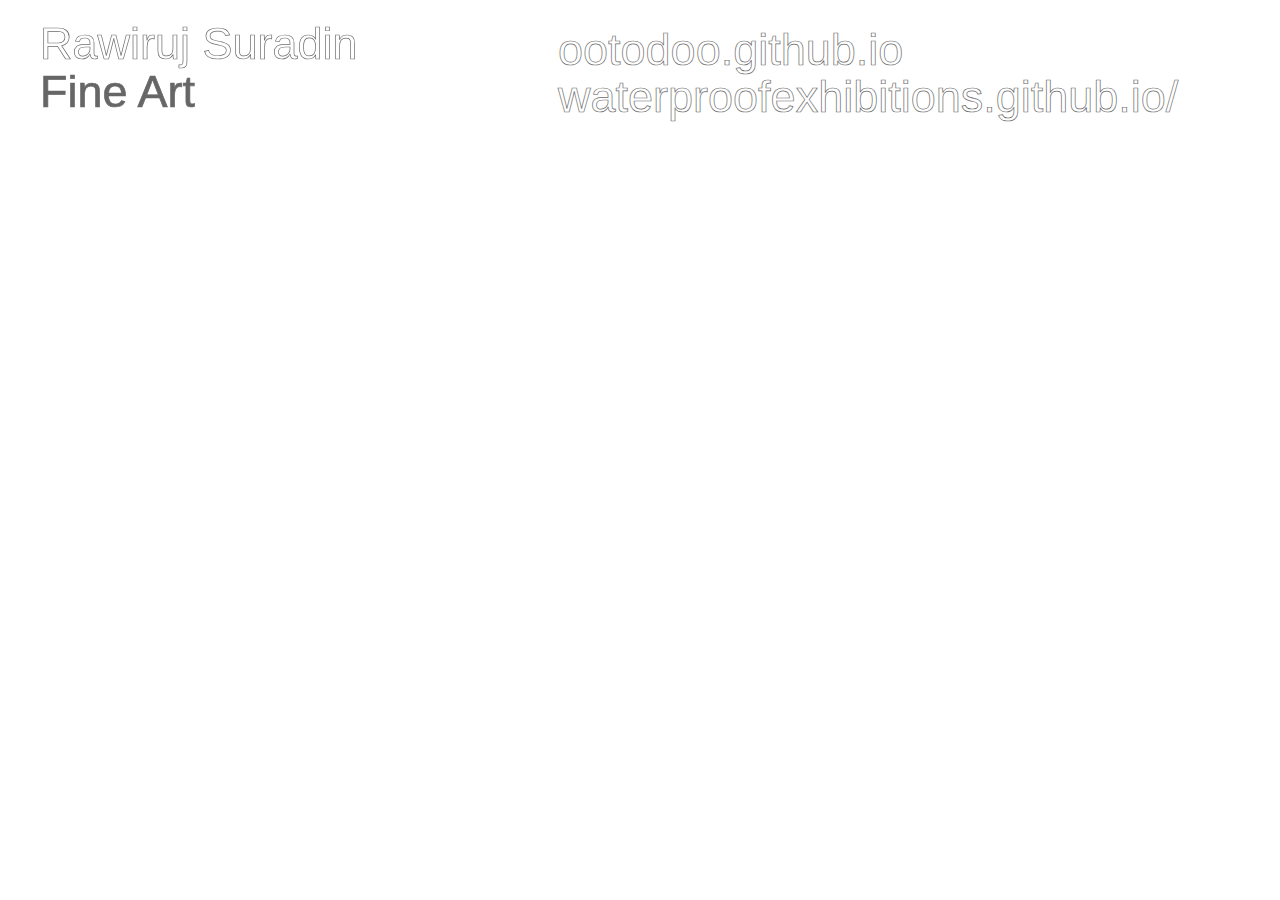
<file: FineArt.html>
<!doctype html>
<html xlmns="http://www.w3.org/1999/xhtml" xml:lang="en" lang="en">
<head>
  <meta charset="utf-8">
  <meta name="viewport" content="width=device-width, initial-scale=1">
  <link rel="stylesheet" type="text/css" href="stylesheet.css">
  <title>Rawiruj Suradin</title>
</head>

<body>
  <div id="nav-name">
    <a href="main.html"><h1 id="name">Rawiruj Suradin</h1></a>
  </div>
  <div id="nav-head">
    <a href="FineArt.html" id="visited"><h2>Fine Art</h2></a>
    <div id="div-food">
    </div>
  </div>

  <div id="photo" style="top: 0;">
    <a href="https://ootodoo.github.io/"><h2>ootodoo.github.io</h2></a>
    <a href="https://waterproofexhibitions.github.io/"><h2>waterproofexhibitions.github.io/</h2></a>
  </div>


</body>
</html>
</file>
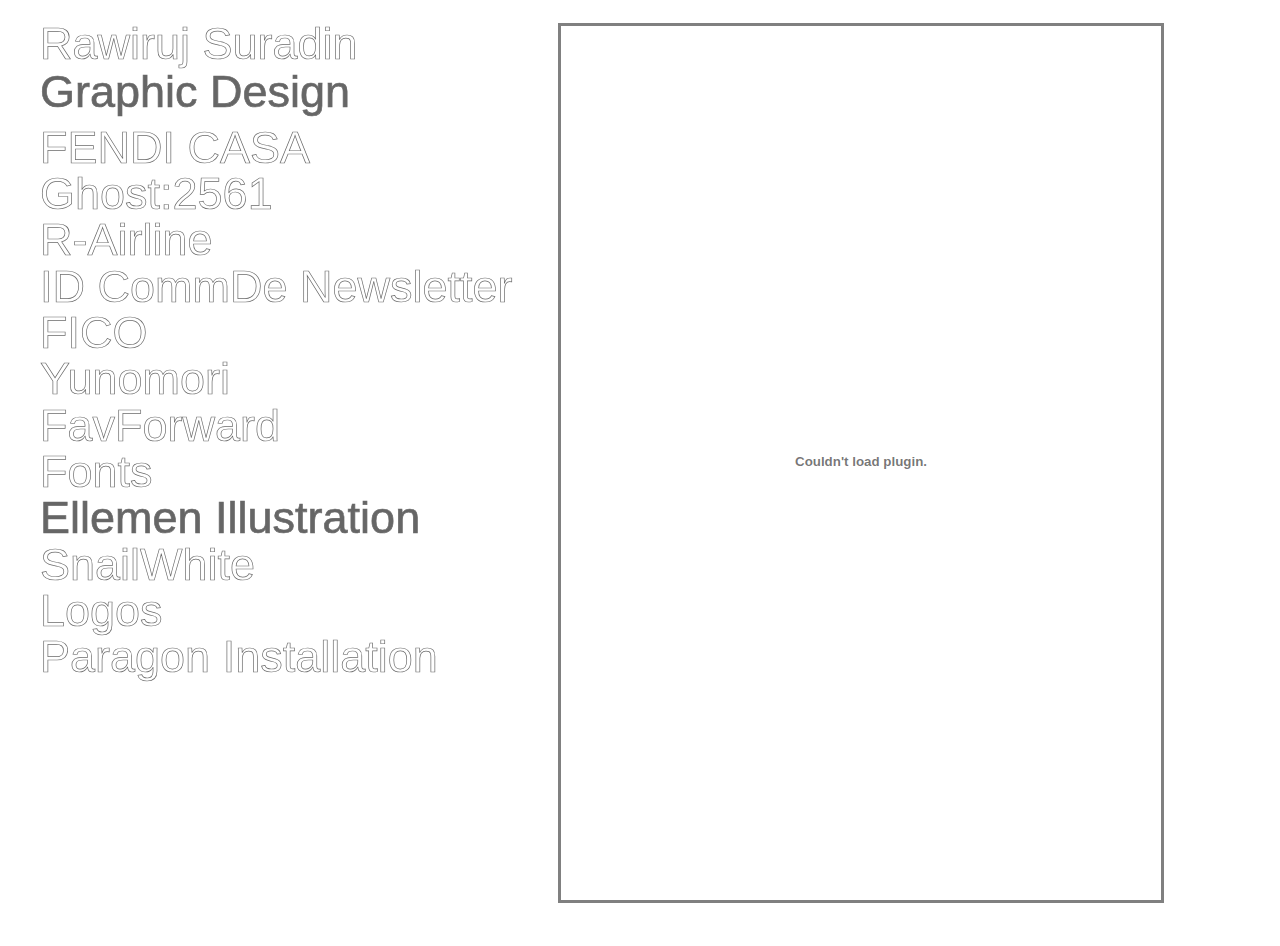
<file: GraphicDesign-Ellemen.html>
<!doctype html>
<html xlmns="http://www.w3.org/1999/xhtml" xml:lang="en" lang="en">
<head>
  <meta charset="utf-8">
  <meta name="viewport" content="width=device-width, initial-scale=1">
  <link rel="stylesheet" type="text/css" href="stylesheet.css">
  <title>Rawiruj Suradin</title>
</head>

<body>
  <div id="nav-name">
    <a href="index.html"><h1 id="name">Rawiruj Suradin</h1></a>
    <br>
    <div id="div-food">
      <a href="GraphicDesign-Fendi.html"><h2 class="sub-head">FENDI CASA</h2></a>
      <a href="GraphicDesign-Ghost.html"><h2 class="sub-head">Ghost:2561</h2></a>
      <a href="GraphicDesign-R-Airline.html"><h2 class="sub-head">R-Airline</h2></a>
      <a href="GraphicDesign-id-commde-newsletter.html"><h2 class="sub-head">ID CommDe Newsletter</h2></a>
      <a href="GraphicDesign-FICO.html"><h2 class="sub-head">FICO</h2></a>
      <a href="GraphicDesign-Yunomori.html"><h2 class="sub-head">Yunomori</h2></a>
      <!--<a href="GraphicDesign-Novatec.html"><h2 class="sub-head">Novatec</h2></a>-->
      <a href="GraphicDesign-FavForward.html"><h2 class="sub-head">FavForward</h2></a>
      <!--<a href="GraphicDesign-Waterford.html"><h2 class="sub-head">Waterford</h2></a>-->
      <!--<a href="GraphicDesign-Pruksa.html"><h2 class="sub-head">Pruksa</h2></a>-->
      <!--<a href="GraphicDesign-Deezer.html"><h2 class="sub-head">Dtac Deezer</h2></a>-->
      <a href="GraphicDesign-Fonts.html"><h2 class="sub-head">Fonts</h2></a>
      <a href="GraphicDesign-Ellemen.html"><h2 class="sub-head" id="visited">Ellemen Illustration</h2></a>
      <a href="GraphicDesign-SnailWhite.html"><h2 class="sub-head">SnailWhite</h2></a>
      <a href="GraphicDesign-Logo.html"><h2 class="sub-head">Logos</h2></a>
      <a href="GraphicDesign-Paragon.html"><h2 class="sub-head">Paragon Installation</h2></a>
    </div>
  </div>
  <div id="nav-head">
    <a href="GraphicDesign.html" id="visited"><h2>Graphic Design</h2></a>
  </div>

  <div id="photo" style="border-style: solid; border-color: grey;">
    <embed src="Graphic-Design/Ellemen-illus.pdf" type="application/pdf" width="600px" height="870px">

    </div>

  </body>
  </html>
</file>
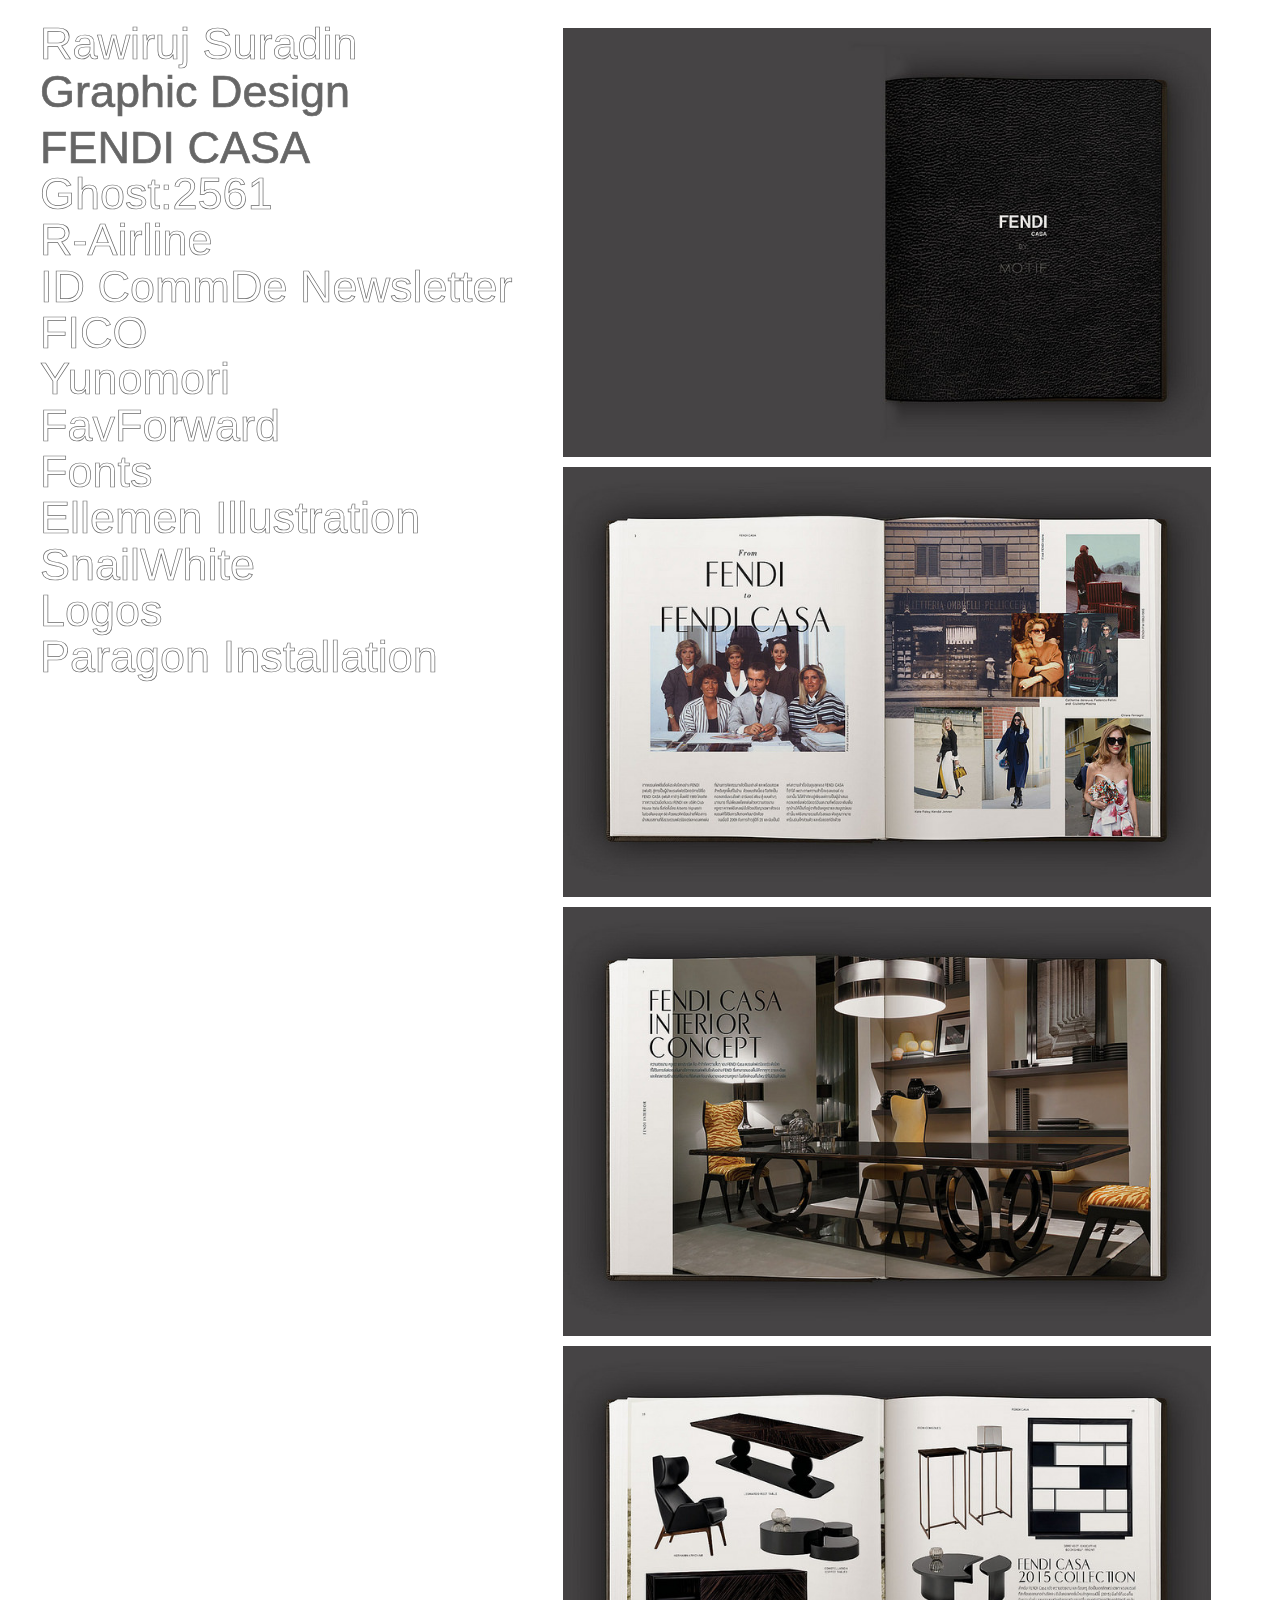
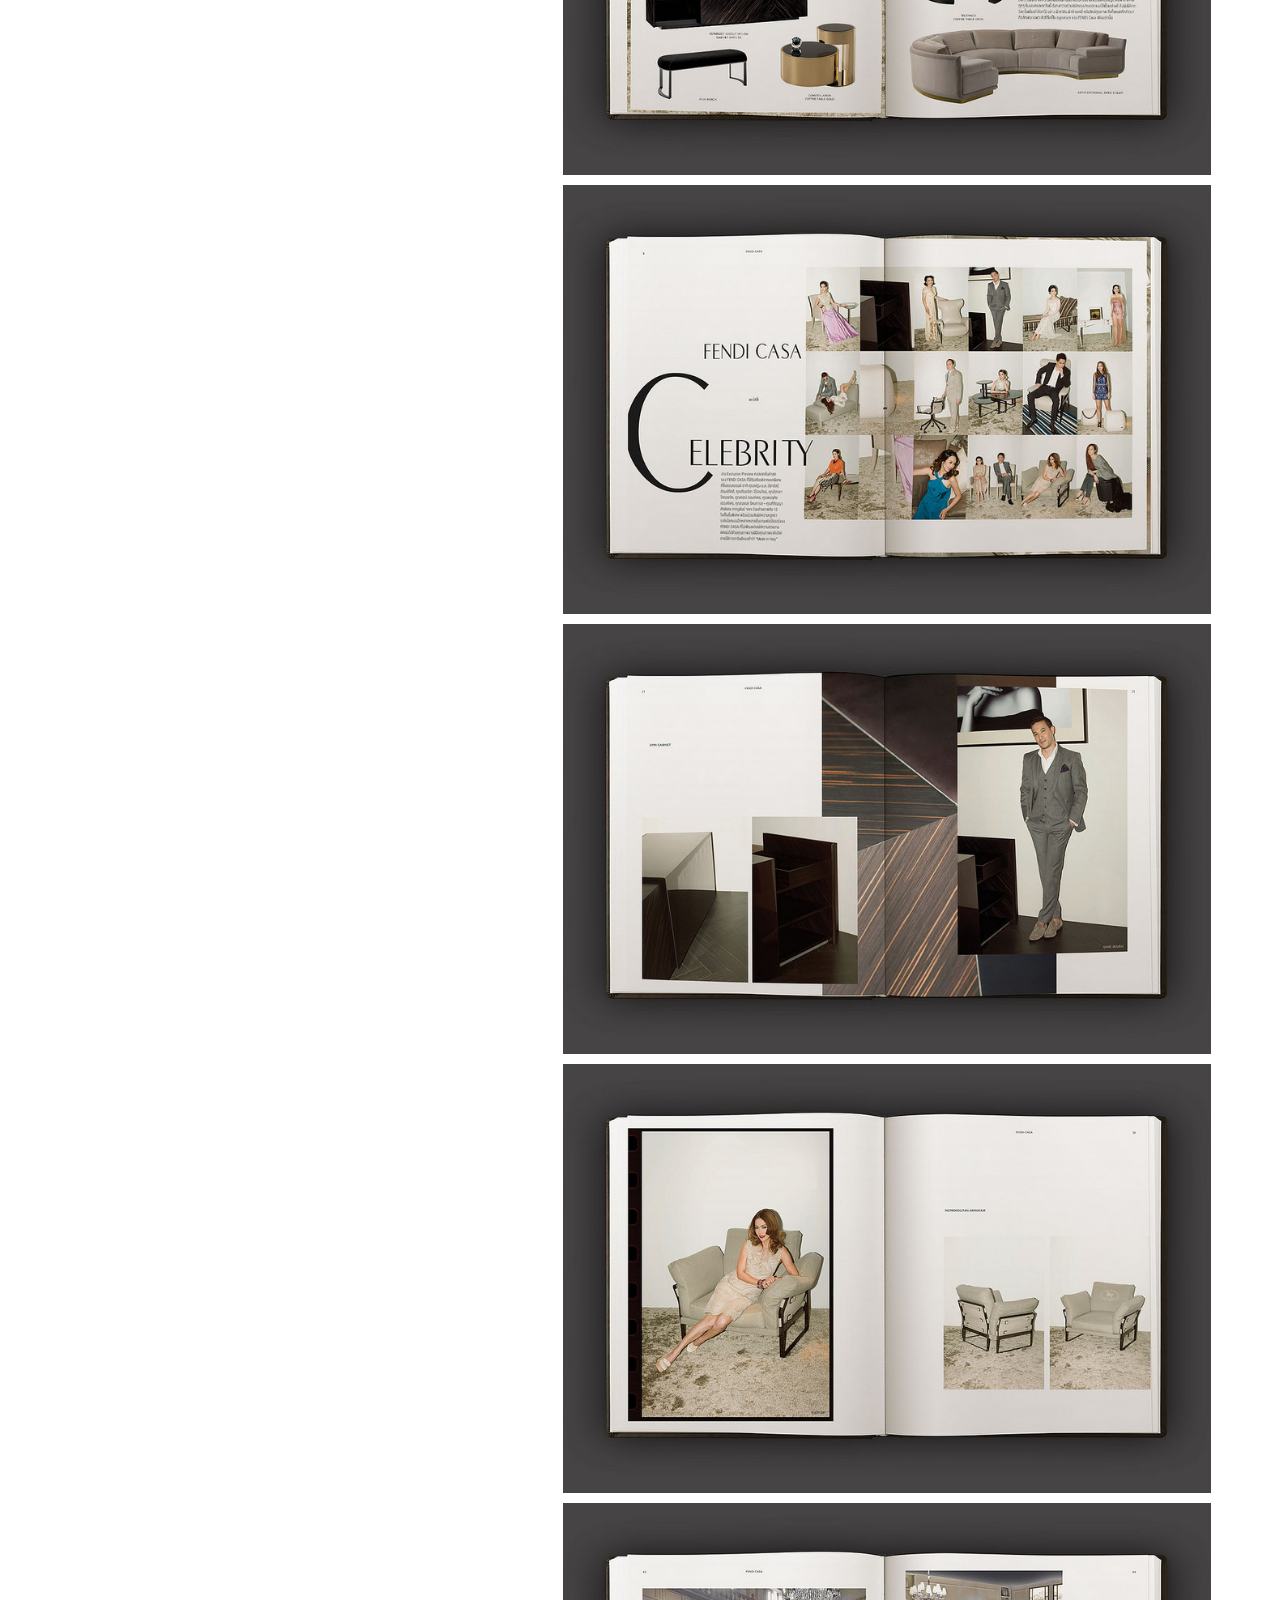
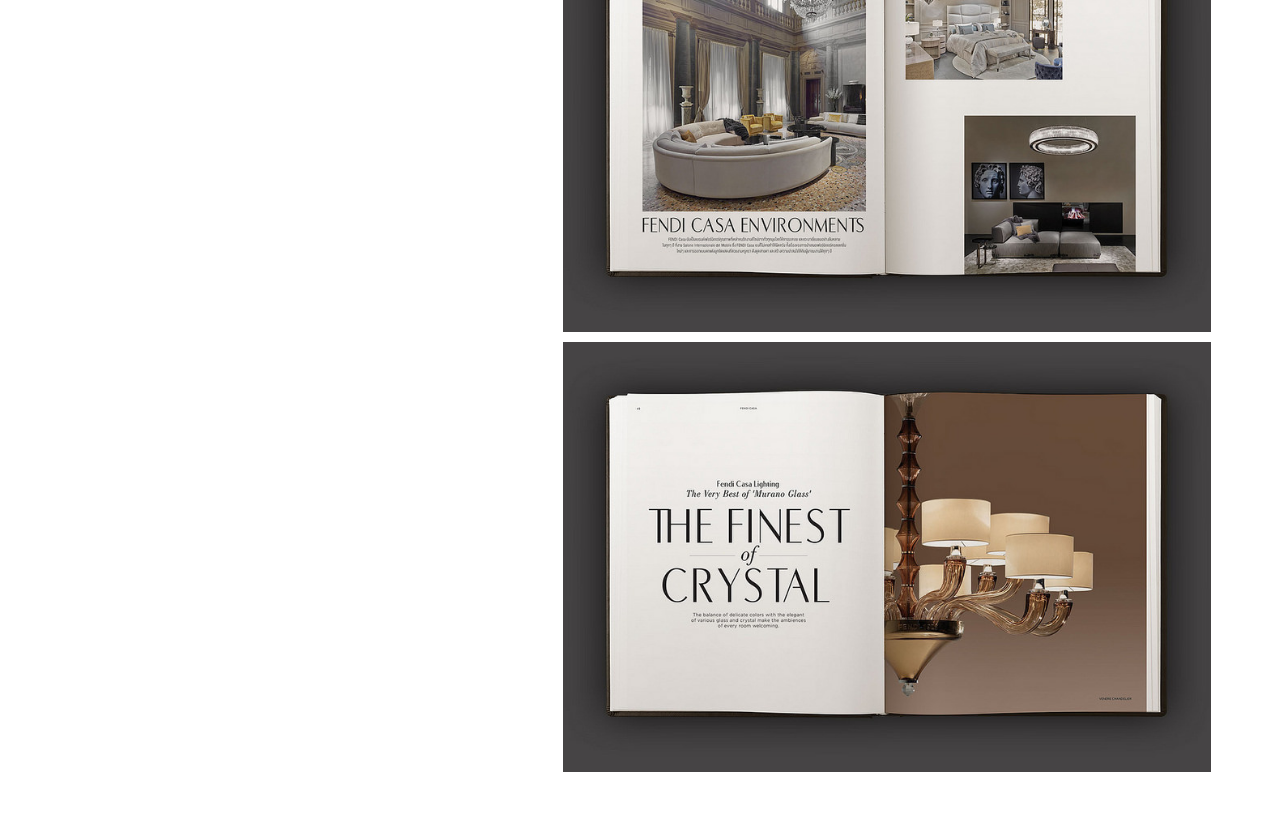
<file: GraphicDesign-Fendi.html>
<!doctype html>
<html xlmns="http://www.w3.org/1999/xhtml" xml:lang="en" lang="en">
<head>
  <meta charset="utf-8">
  <meta name="viewport" content="width=device-width, initial-scale=1">
  <link rel="stylesheet" type="text/css" href="stylesheet.css">
  <title>Rawiruj Suradin</title>
</head>

<body>
  <div id="nav-name">
    <a href="index.html"><h1 id="name">Rawiruj Suradin</h1></a>
    <br>
    <div id="div-food">
      <a href="GraphicDesign-Fendi.html"><h2 class="sub-head" id="visited">FENDI CASA</h2></a>
      <a href="GraphicDesign-Ghost.html"><h2 class="sub-head">Ghost:2561</h2></a>
      <a href="GraphicDesign-R-Airline.html"><h2 class="sub-head">R-Airline</h2></a>
      <a href="GraphicDesign-id-commde-newsletter.html"><h2 class="sub-head">ID CommDe Newsletter</h2></a>
      <a href="GraphicDesign-FICO.html"><h2 class="sub-head">FICO</h2></a>
      <a href="GraphicDesign-Yunomori.html"><h2 class="sub-head">Yunomori</h2></a>
      <!--<a href="GraphicDesign-Novatec.html"><h2 class="sub-head">Novatec</h2></a>-->
      <a href="GraphicDesign-FavForward.html"><h2 class="sub-head">FavForward</h2></a>
      <!--<a href="GraphicDesign-Waterford.html"><h2 class="sub-head">Waterford</h2></a>-->
      <!--<a href="GraphicDesign-Pruksa.html"><h2 class="sub-head">Pruksa</h2></a>-->
      <!--<a href="GraphicDesign-Deezer.html"><h2 class="sub-head">Dtac Deezer</h2></a>-->
      <a href="GraphicDesign-Fonts.html"><h2 class="sub-head">Fonts</h2></a>
      <a href="GraphicDesign-Ellemen.html"><h2 class="sub-head">Ellemen Illustration</h2></a>
      <a href="GraphicDesign-SnailWhite.html"><h2 class="sub-head">SnailWhite</h2></a>
      <a href="GraphicDesign-Logo.html"><h2 class="sub-head">Logos</h2></a>
      <a href="GraphicDesign-Paragon.html"><h2 class="sub-head">Paragon Installation</h2></a>
    </div>
  </div>
  <div id="nav-head">
    <a href="GraphicDesign.html" id="visited"><h2>Graphic Design</h2></a>
  </div>

  <div id="photo">
    <img src="Graphic-Design/FENDI-CASA-01.jpg" width="800" onclick="toggle(this)" class"hand">
    <img src="Graphic-Design/FENDI-CASA-02.jpg" width="800" onclick="toggle(this)" class"hand">
    <img src="Graphic-Design/FENDI-CASA-03.jpg" width="800" onclick="toggle(this)" class"hand">
    <img src="Graphic-Design/FENDI-CASA-04.jpg" width="800" onclick="toggle(this)" class"hand">
    <img src="Graphic-Design/FENDI-CASA-05.jpg" width="800" onclick="toggle(this)" class"hand">
    <img src="Graphic-Design/FENDI-CASA-06.jpg" width="800" onclick="toggle(this)" class"hand">
    <img src="Graphic-Design/FENDI-CASA-07.jpg" width="800" onclick="toggle(this)" class"hand">
    <img src="Graphic-Design/FENDI-CASA-08.jpg" width="800" onclick="toggle(this)" class"hand">
    <img src="Graphic-Design/FENDI-CASA-09.jpg" width="800" onclick="toggle(this)" class"hand">

    </div>

  </body>
  </html>
</file>
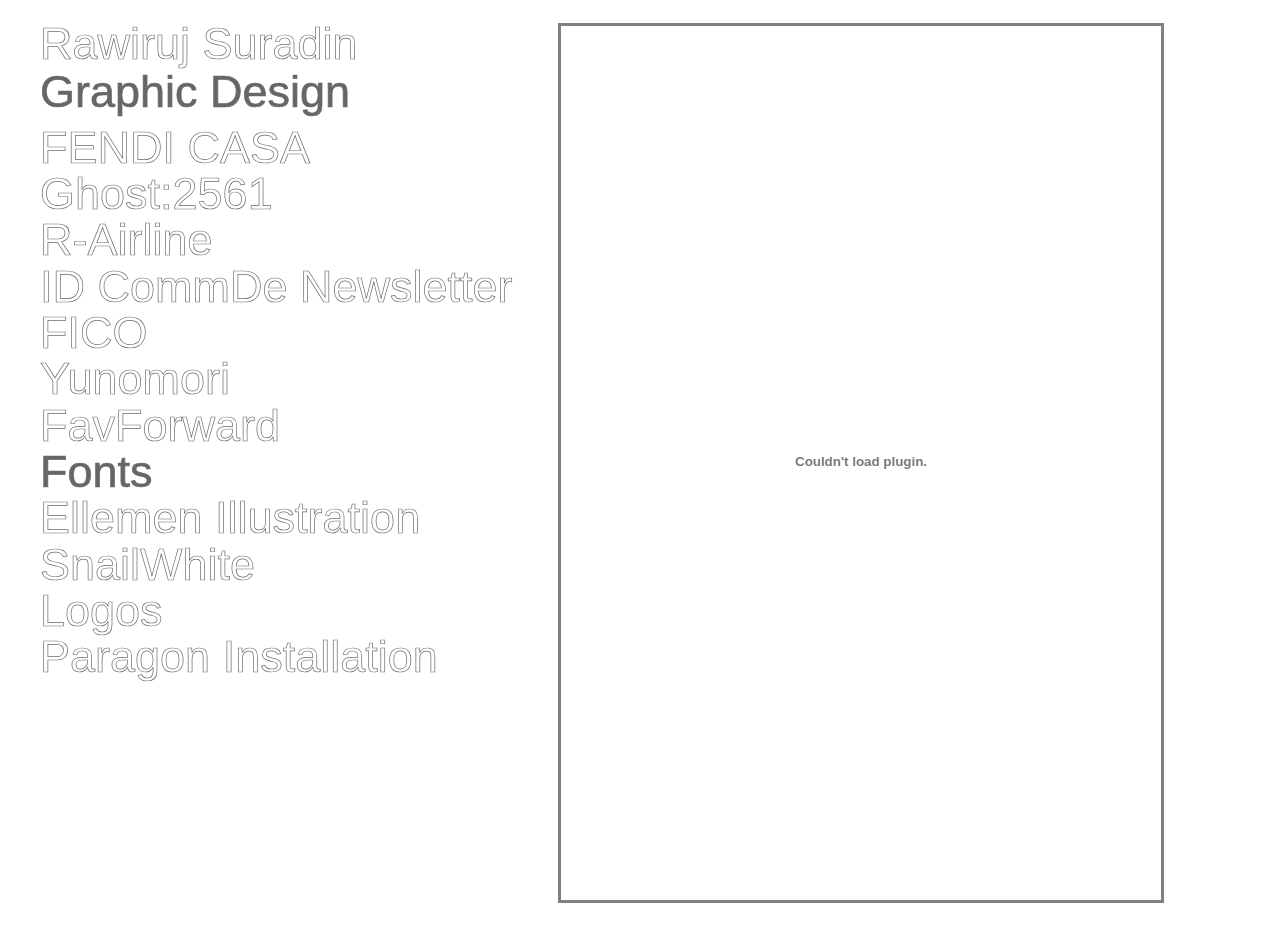
<file: GraphicDesign-Fonts.html>
<!doctype html>
<html xlmns="http://www.w3.org/1999/xhtml" xml:lang="en" lang="en">
<head>
  <meta charset="utf-8">
  <meta name="viewport" content="width=device-width, initial-scale=1">
  <link rel="stylesheet" type="text/css" href="stylesheet.css">
  <title>Rawiruj Suradin</title>
</head>

<body>
  <div id="nav-name">
    <a href="index.html"><h1 id="name">Rawiruj Suradin</h1></a>
    <br>
    <div id="div-food">
      <a href="GraphicDesign-Fendi.html"><h2 class="sub-head">FENDI CASA</h2></a>
      <a href="GraphicDesign-Ghost.html"><h2 class="sub-head">Ghost:2561</h2></a>
      <a href="GraphicDesign-R-Airline.html"><h2 class="sub-head">R-Airline</h2></a>
      <a href="GraphicDesign-id-commde-newsletter.html"><h2 class="sub-head">ID CommDe Newsletter</h2></a>
      <a href="GraphicDesign-FICO.html"><h2 class="sub-head">FICO</h2></a>
      <a href="GraphicDesign-Yunomori.html"><h2 class="sub-head">Yunomori</h2></a>
      <!--<a href="GraphicDesign-Novatec.html"><h2 class="sub-head">Novatec</h2></a>-->
      <a href="GraphicDesign-FavForward.html"><h2 class="sub-head">FavForward</h2></a>
      <!--<a href="GraphicDesign-Waterford.html"><h2 class="sub-head">Waterford</h2></a>-->
      <!--<a href="GraphicDesign-Pruksa.html"><h2 class="sub-head">Pruksa</h2></a>-->
      <!--<a href="GraphicDesign-Deezer.html"><h2 class="sub-head">Dtac Deezer</h2></a>-->
      <a href="GraphicDesign-Fonts.html"><h2 class="sub-head" id="visited">Fonts</h2></a>
      <a href="GraphicDesign-Ellemen.html"><h2 class="sub-head">Ellemen Illustration</h2></a>
      <a href="GraphicDesign-SnailWhite.html"><h2 class="sub-head">SnailWhite</h2></a>
      <a href="GraphicDesign-Logo.html"><h2 class="sub-head">Logos</h2></a>
      <a href="GraphicDesign-Paragon.html"><h2 class="sub-head">Paragon Installation</h2></a>
    </div>
  </div>
  <div id="nav-head">
    <a href="GraphicDesign.html" id="visited"><h2>Graphic Design</h2></a>
  </div>

  <div id="photo" style="border-style: solid; border-color: grey;">
    <embed src="Graphic-Design/fonts.pdf" type="application/pdf" width="600px" height="870px">

    </div>

  </body>
  </html>
</file>
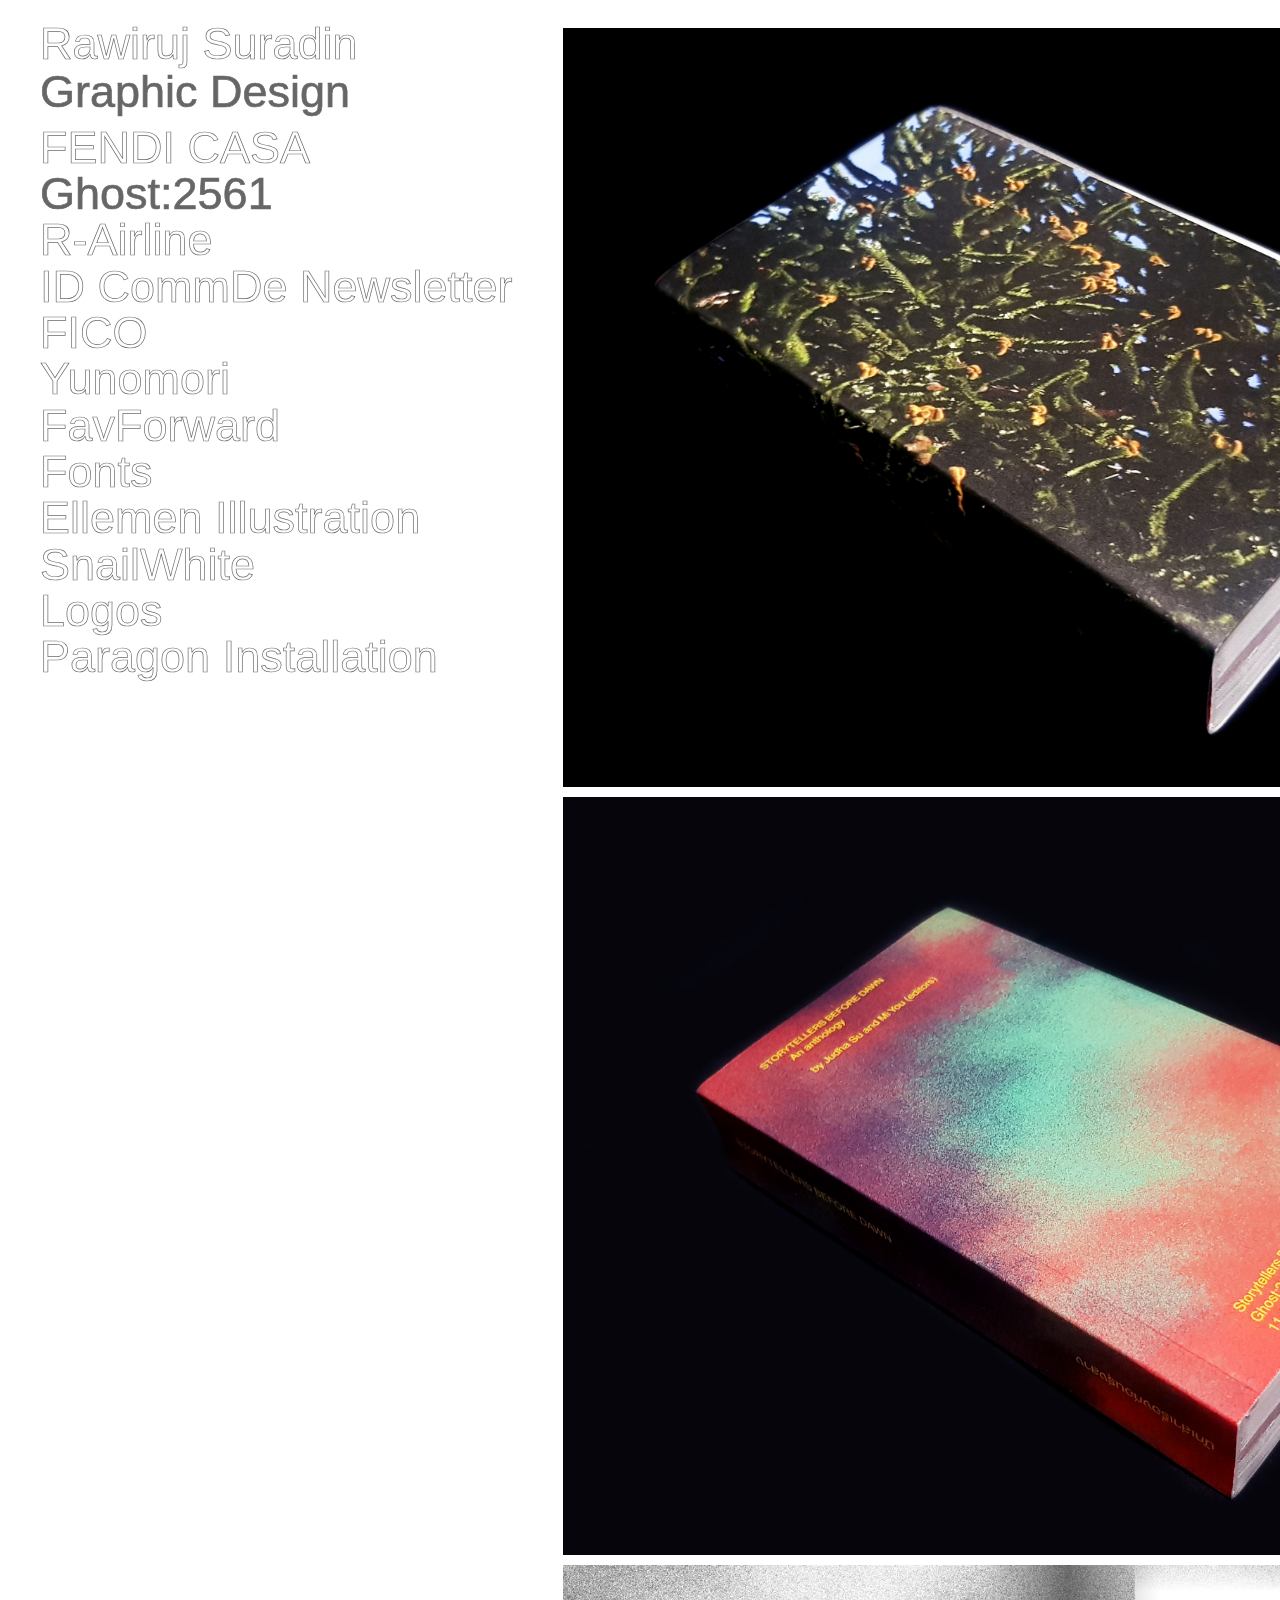
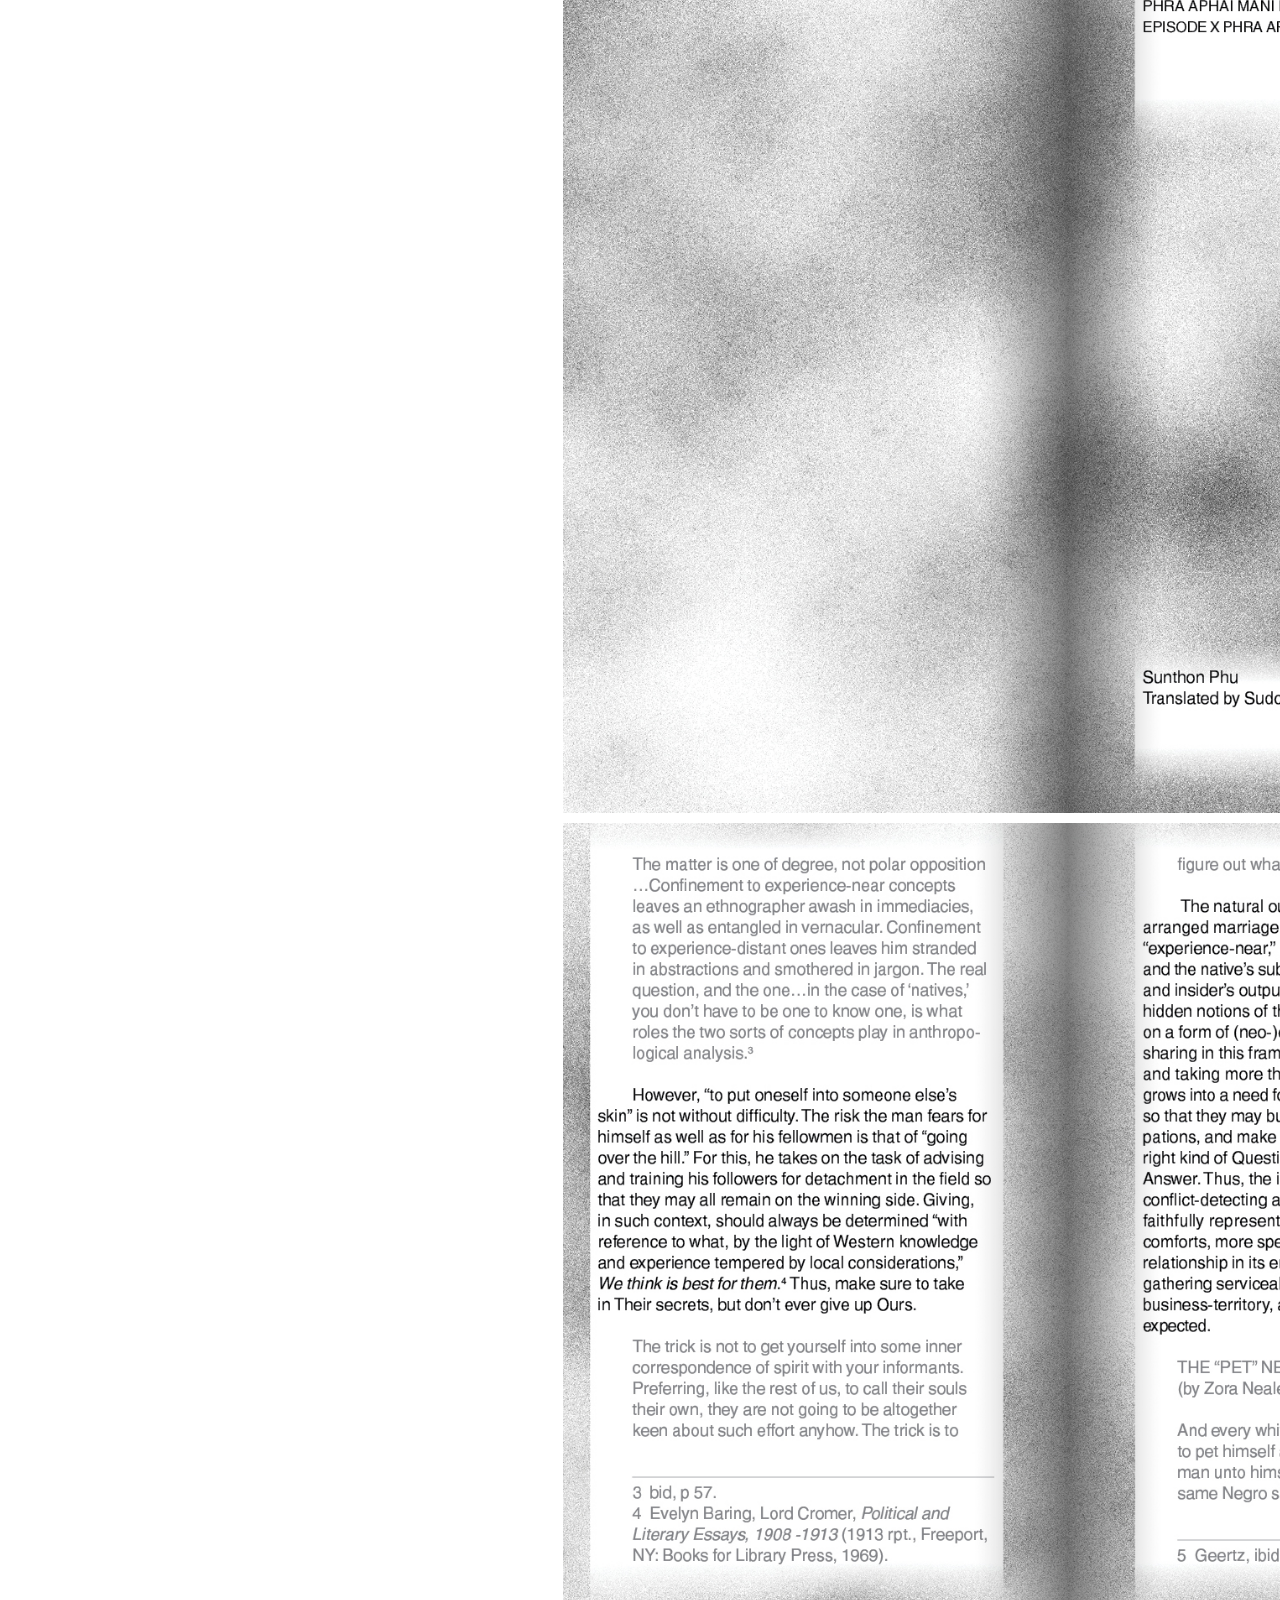
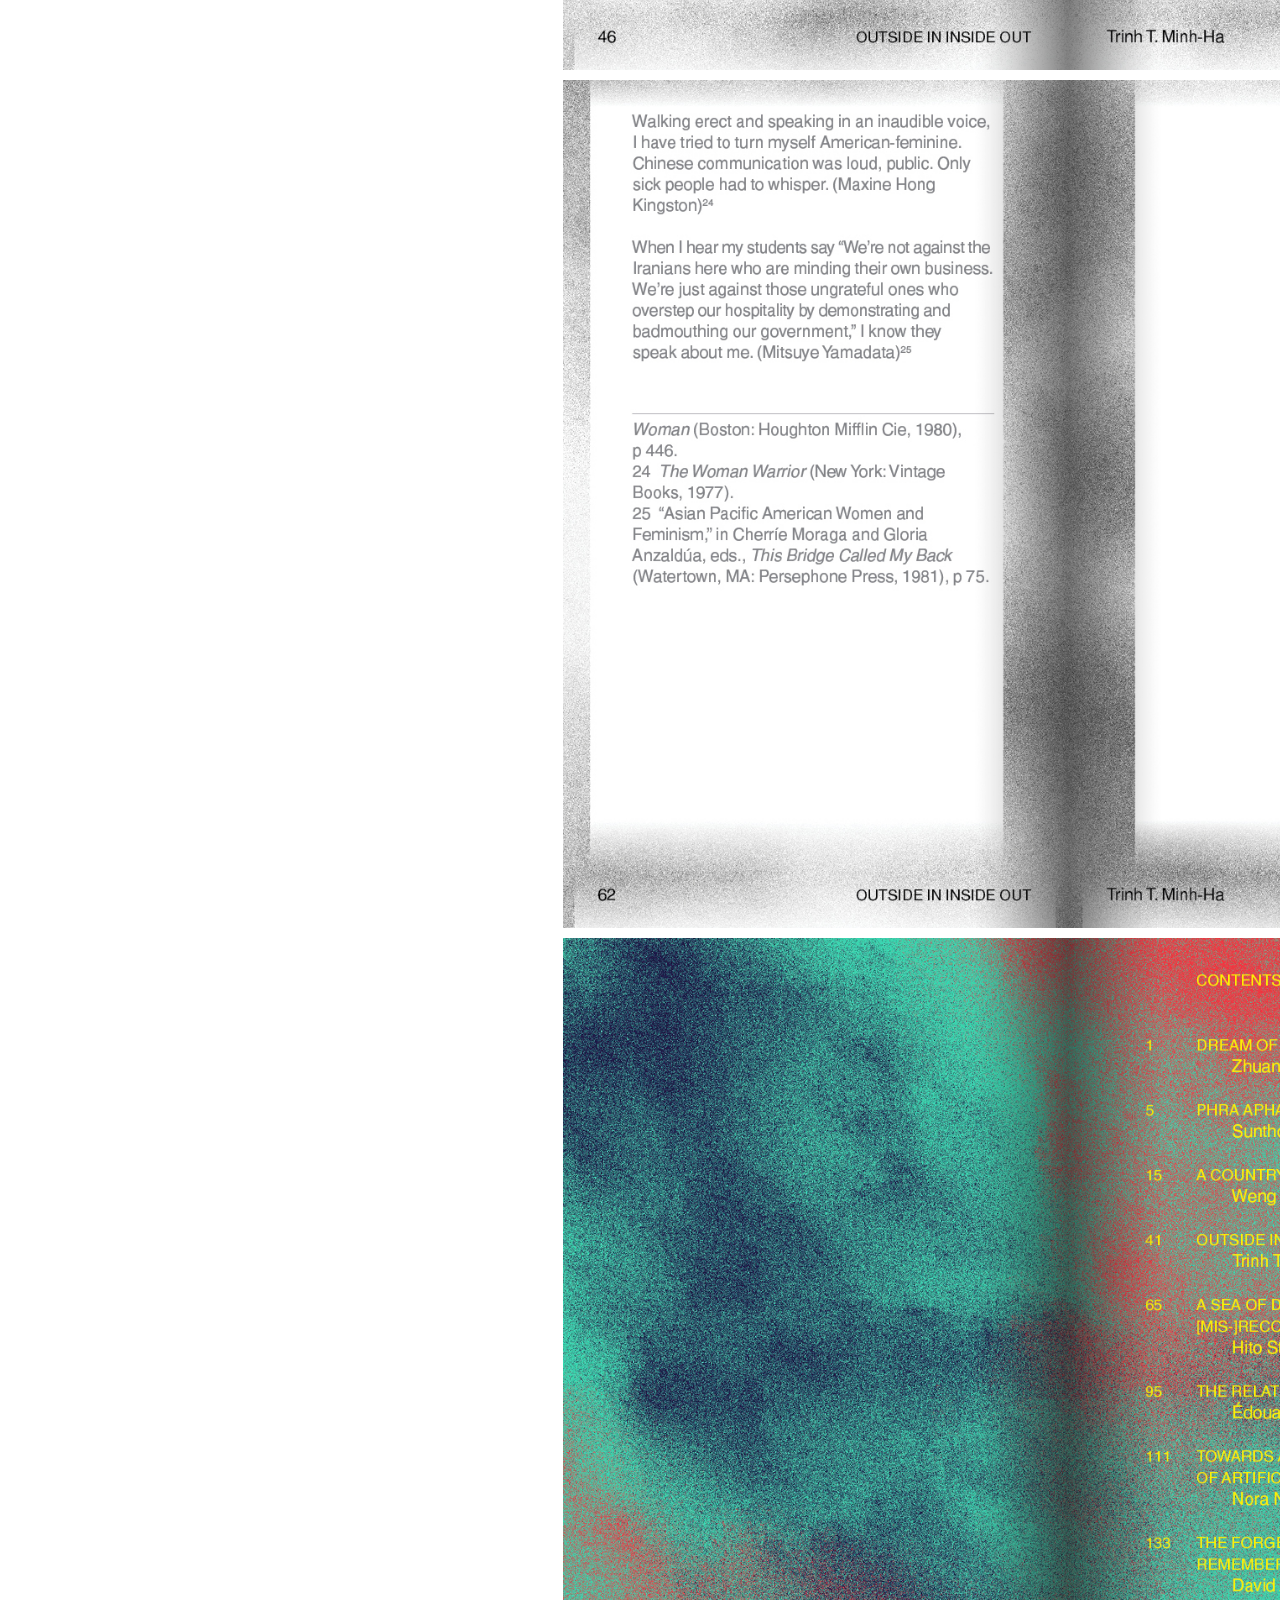
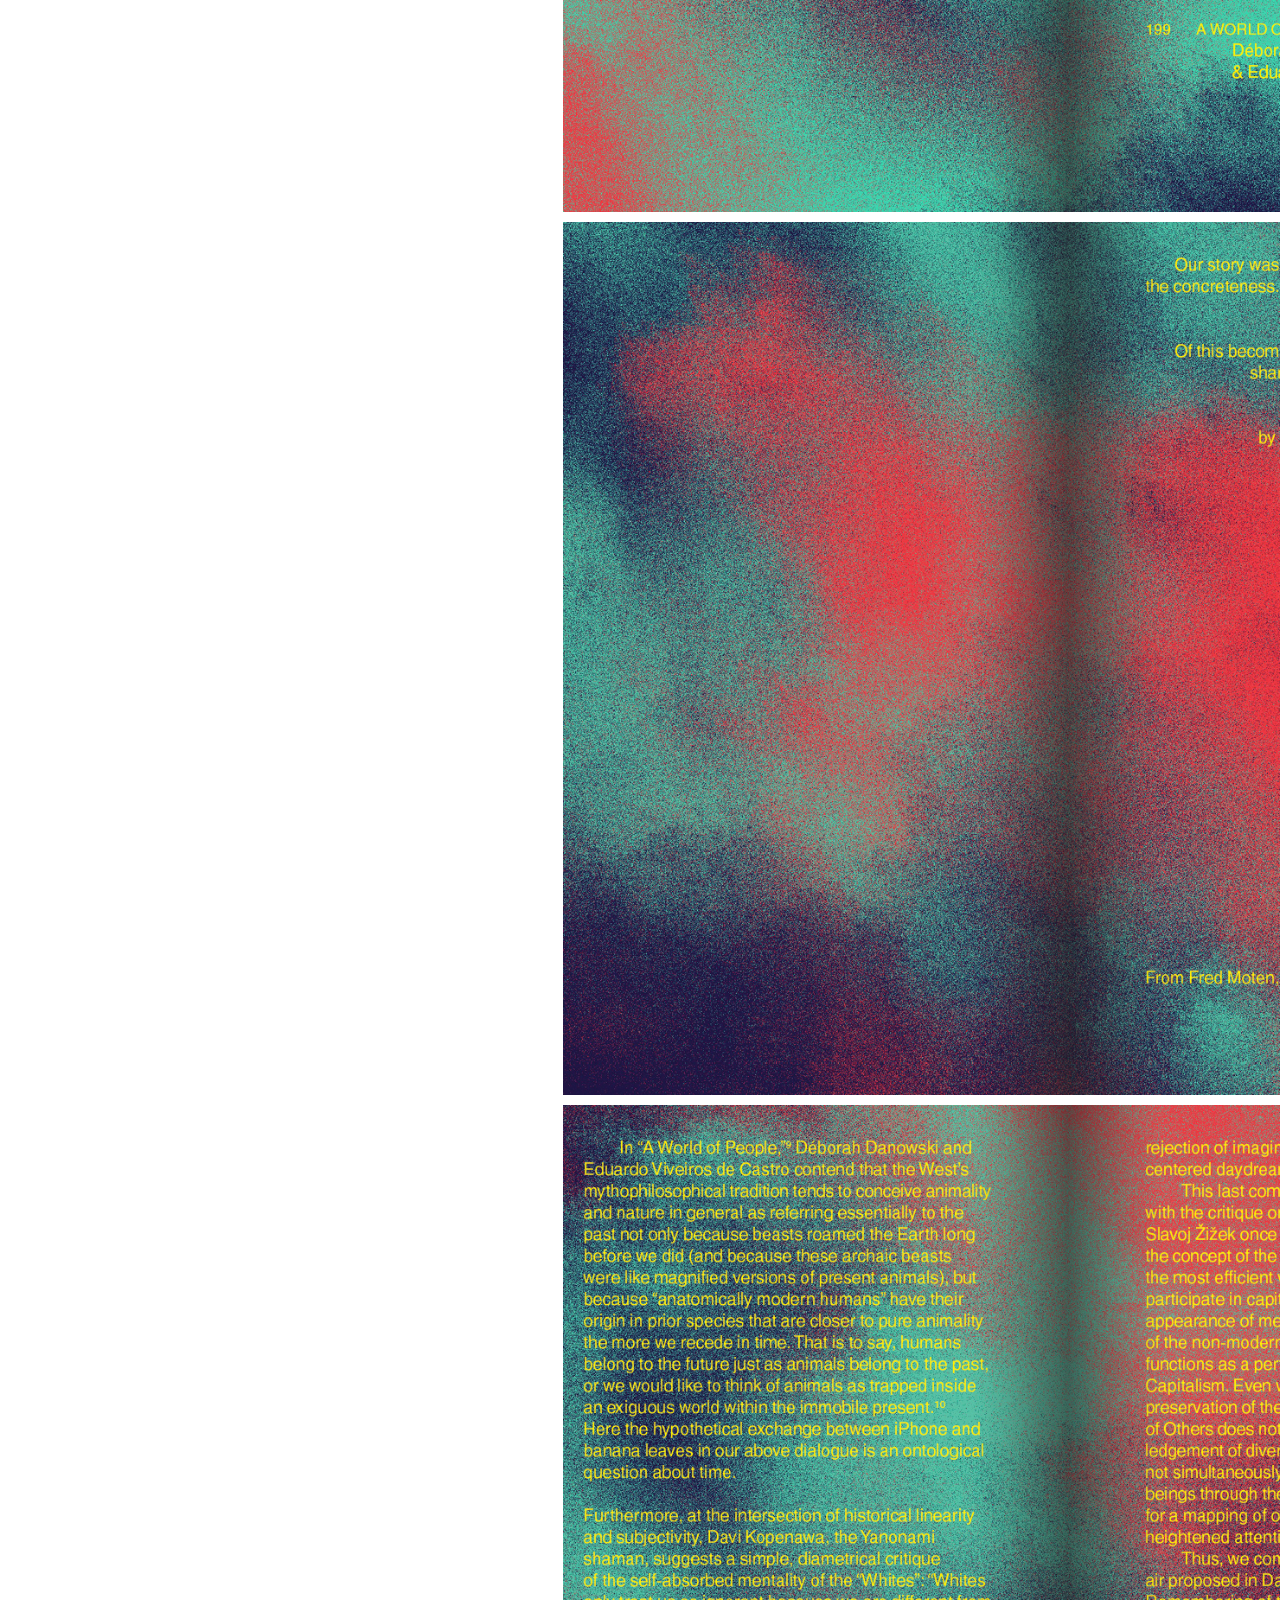
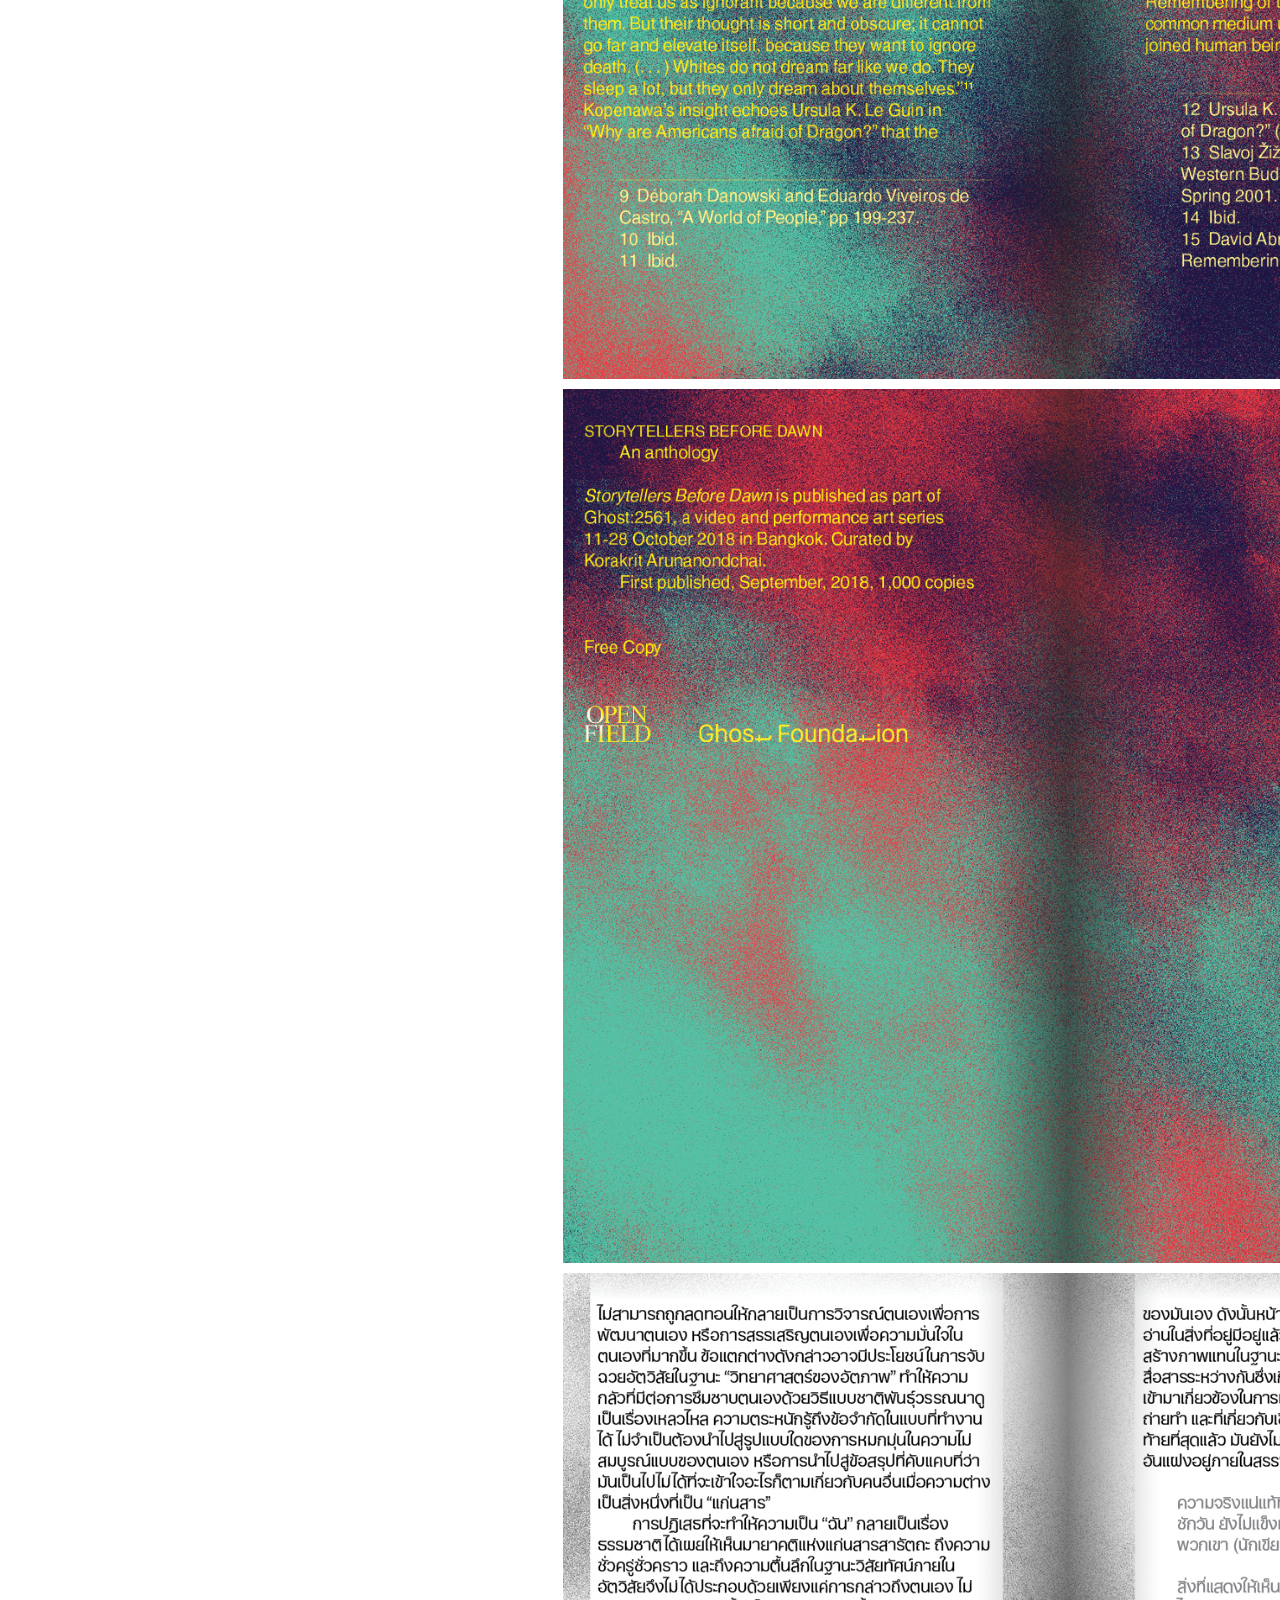
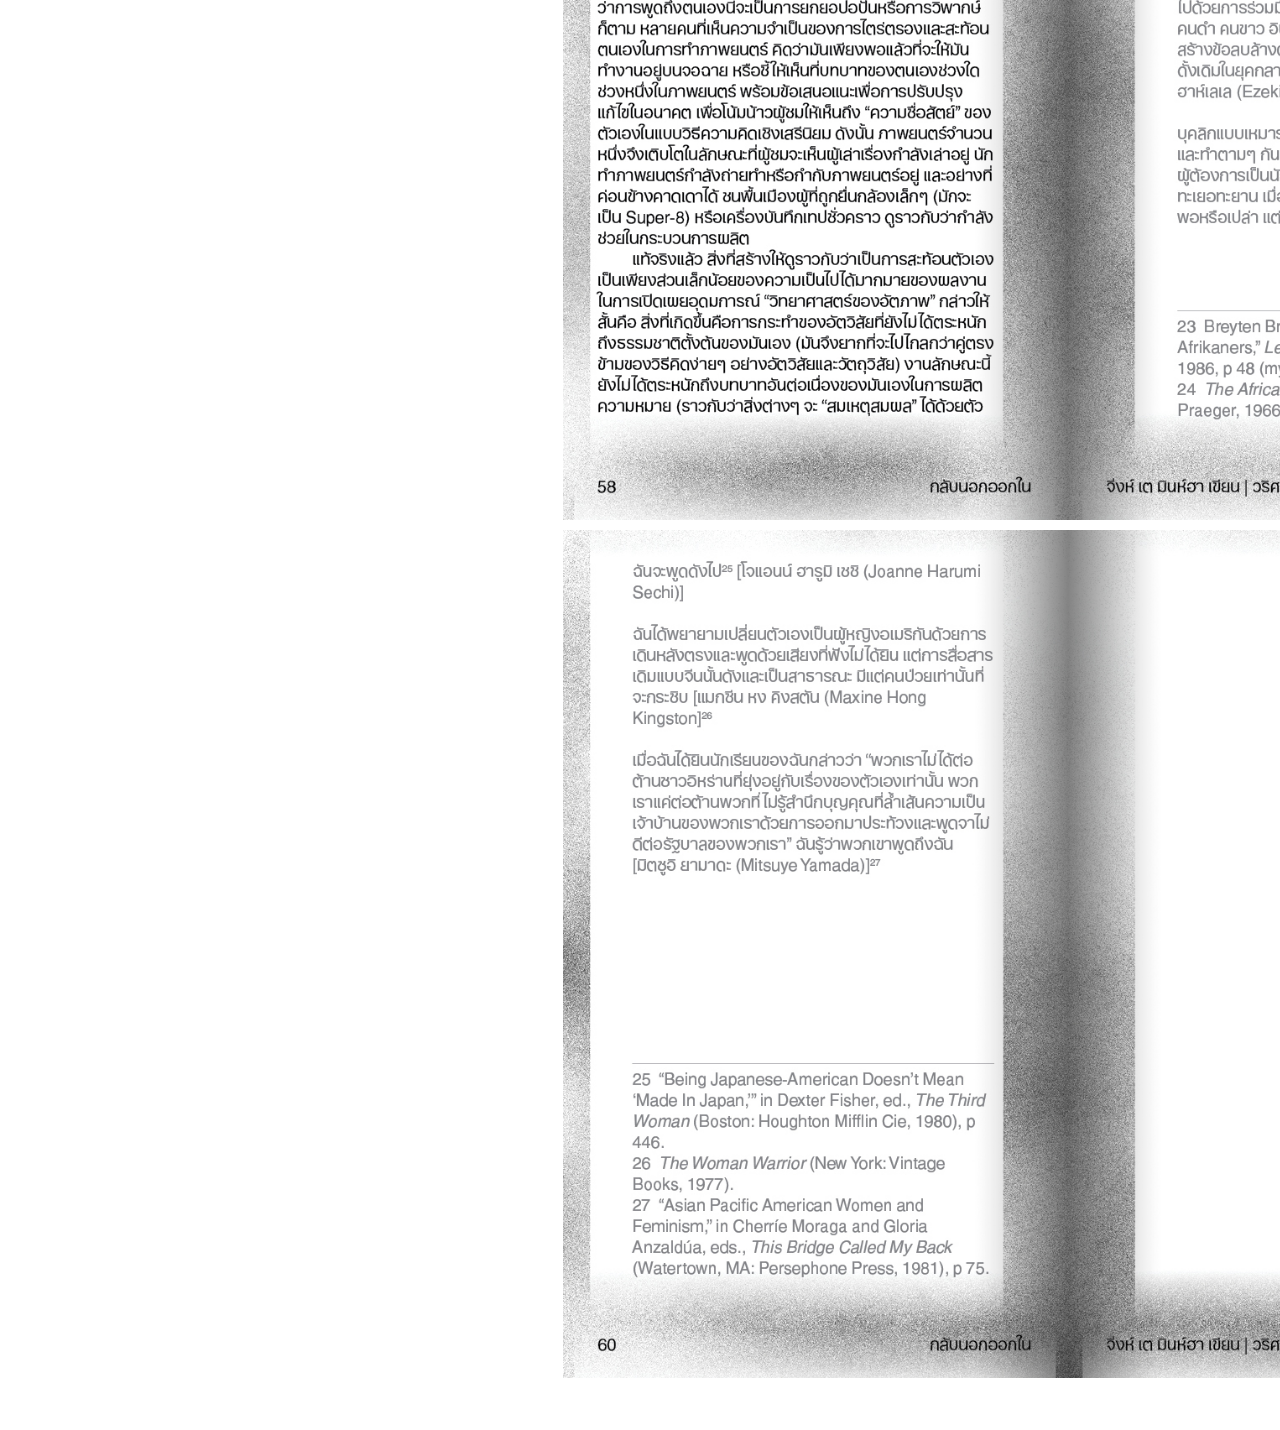
<file: GraphicDesign-Ghost.html>
<!doctype html>
<html xlmns="http://www.w3.org/1999/xhtml" xml:lang="en" lang="en">
<head>
  <meta charset="utf-8">
  <meta name="viewport" content="width=device-width, initial-scale=1">
  <link rel="stylesheet" type="text/css" href="stylesheet.css">
  <title>Rawiruj Suradin</title>
</head>

<body>
  <div id="nav-name">
    <a href="main.html"><h1 id="name">Rawiruj Suradin</h1></a>
    <br>
    <div id="div-food">
      <a href="GraphicDesign-Fendi.html"><h2 class="sub-head">FENDI CASA</h2></a>
      <a href="GraphicDesign-Ghost.html"><h2 class="sub-head" id="visited">Ghost:2561</h2></a>
      <a href="GraphicDesign-R-Airline.html"><h2 class="sub-head">R-Airline</h2></a>
      <a href="GraphicDesign-id-commde-newsletter.html"><h2 class="sub-head">ID CommDe Newsletter</h2></a>
      <a href="GraphicDesign-FICO.html"><h2 class="sub-head">FICO</h2></a>
      <a href="GraphicDesign-Yunomori.html"><h2 class="sub-head">Yunomori</h2></a>
      <!--<a href="GraphicDesign-Novatec.html"><h2 class="sub-head">Novatec</h2></a>-->
      <a href="GraphicDesign-FavForward.html"><h2 class="sub-head">FavForward</h2></a>
      <!--<a href="GraphicDesign-Waterford.html"><h2 class="sub-head">Waterford</h2></a>-->
      <!--<a href="GraphicDesign-Pruksa.html"><h2 class="sub-head">Pruksa</h2></a>-->
      <!--<a href="GraphicDesign-Deezer.html"><h2 class="sub-head">Dtac Deezer</h2></a>-->
      <a href="GraphicDesign-Fonts.html"><h2 class="sub-head">Fonts</h2></a>
      <a href="GraphicDesign-Ellemen.html"><h2 class="sub-head">Ellemen Illustration</h2></a>
      <a href="GraphicDesign-SnailWhite.html"><h2 class="sub-head">SnailWhite</h2></a>
      <a href="GraphicDesign-Logo.html"><h2 class="sub-head">Logos</h2></a>
      <a href="GraphicDesign-Paragon.html"><h2 class="sub-head">Paragon Installation</h2></a>
    </div>
  </div>
  <div id="nav-head">
    <a href="GraphicDesign.html" id="visited"><h2>Graphic Design</h2></a>
  </div>

  <div id="photo">
      <img src="Graphic-Design/Ghost/Ghost-01.jpg" width="650" onclick="toggle(this)" class"hand">
      <img src="Graphic-Design/Ghost/Ghost-02.jpg" width="650" onclick="toggle(this)" class"hand">
      <img src="Graphic-Design/Ghost/Ghost-03.jpg" width="650" onclick="toggle(this)" class"hand">
      <img src="Graphic-Design/Ghost/Ghost-04.jpg" width="650" onclick="toggle(this)" class"hand">
      <img src="Graphic-Design/Ghost/Ghost-05.jpg" width="650" onclick="toggle(this)" class"hand">
      <img src="Graphic-Design/Ghost/Ghost-06.jpg" width="650" onclick="toggle(this)" class"hand">
      <img src="Graphic-Design/Ghost/Ghost-07.jpg" width="650" onclick="toggle(this)" class"hand">
      <img src="Graphic-Design/Ghost/Ghost-08.jpg" width="650" onclick="toggle(this)" class"hand">
      <img src="Graphic-Design/Ghost/Ghost-09.jpg" width="650" onclick="toggle(this)" class"hand">
      <img src="Graphic-Design/Ghost/Ghost-10.jpg" width="650" onclick="toggle(this)" class"hand">
      <img src="Graphic-Design/Ghost/Ghost-11.jpg" width="650" onclick="toggle(this)" class"hand">

    </div>

  </body>
  </html>
</file>
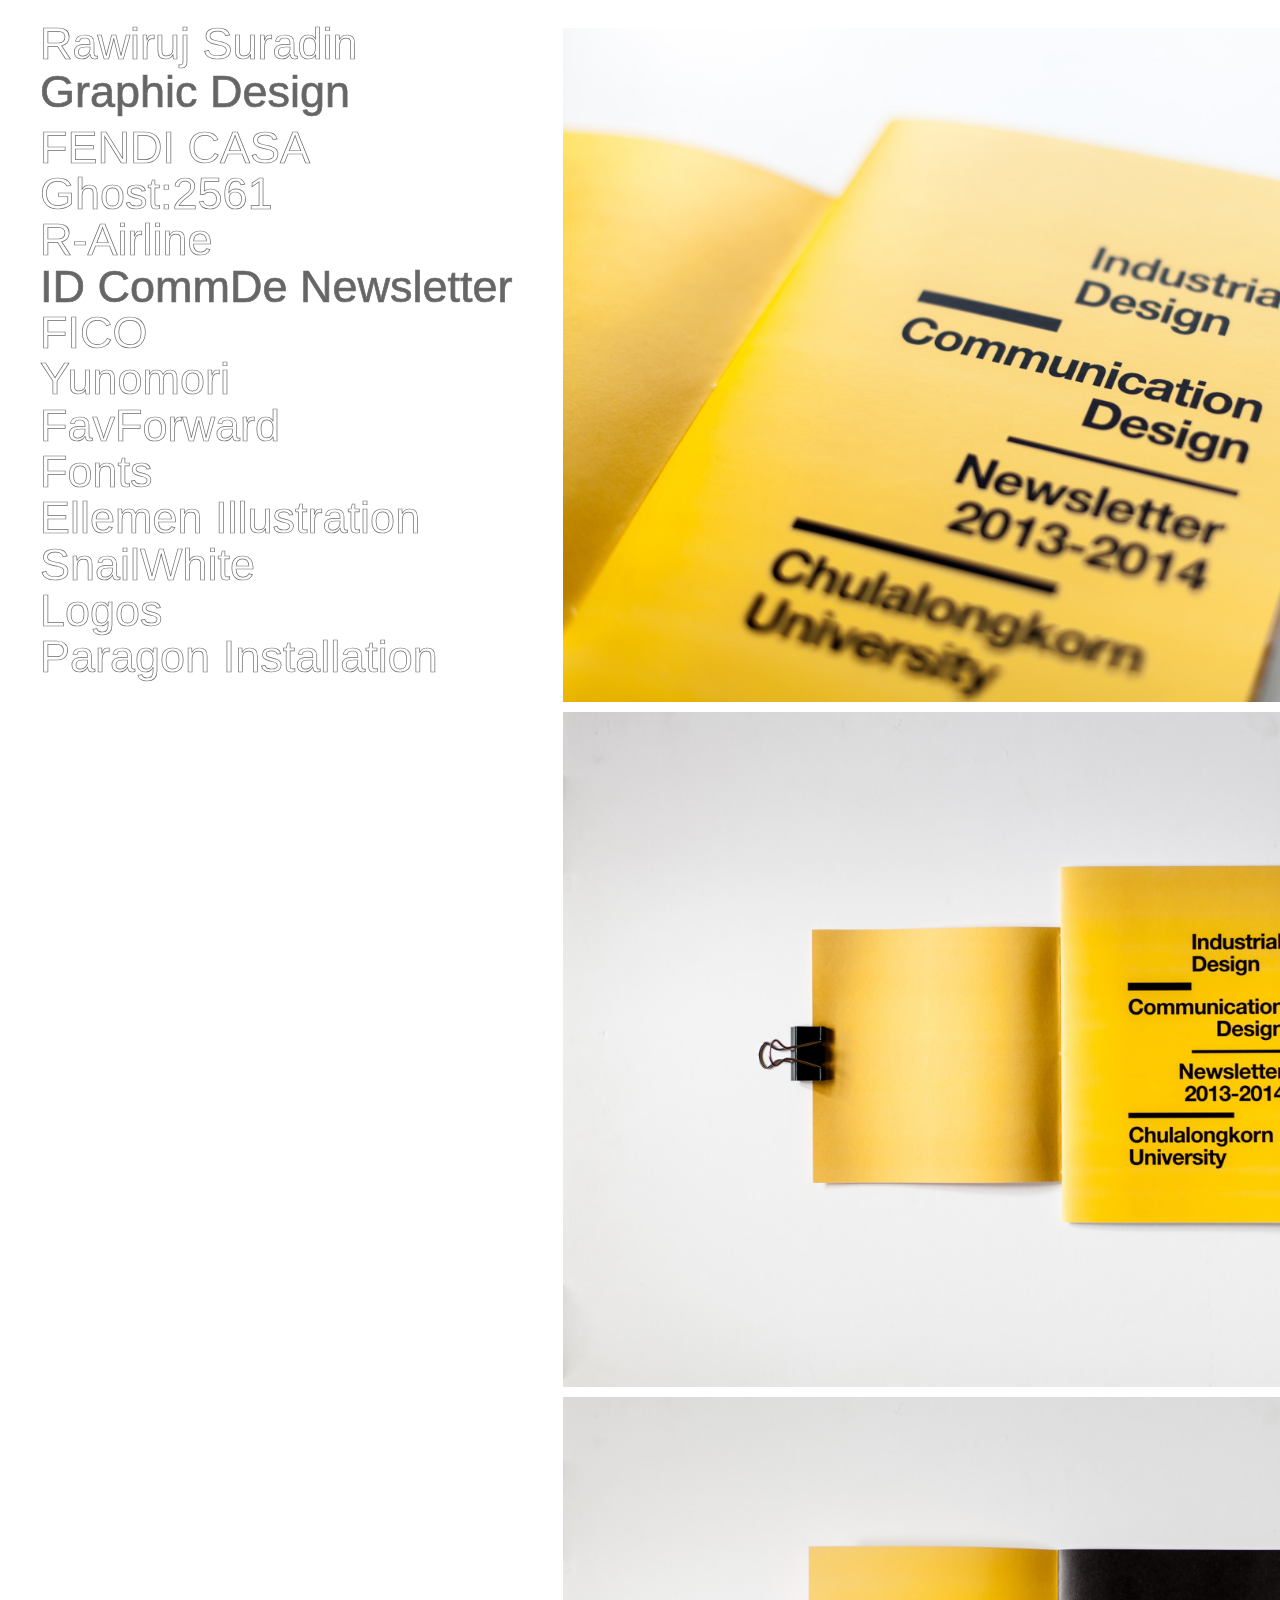
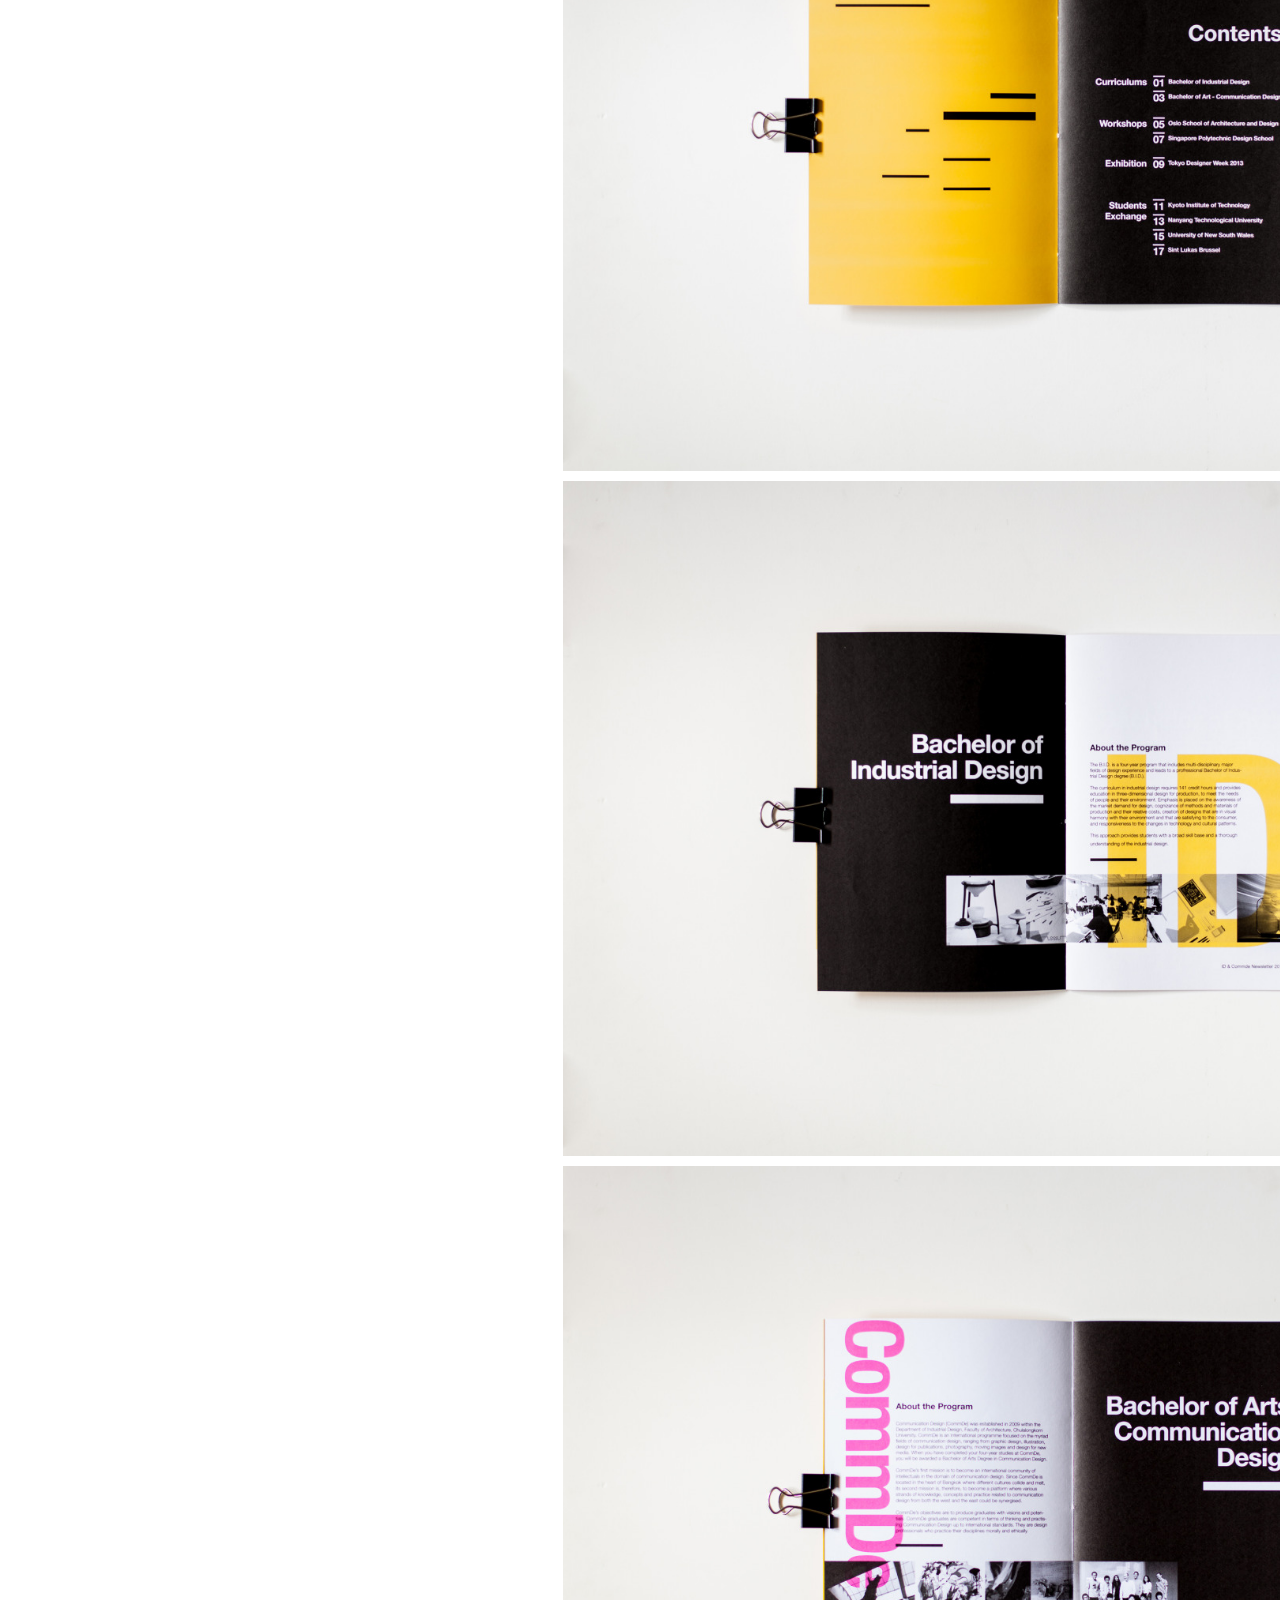
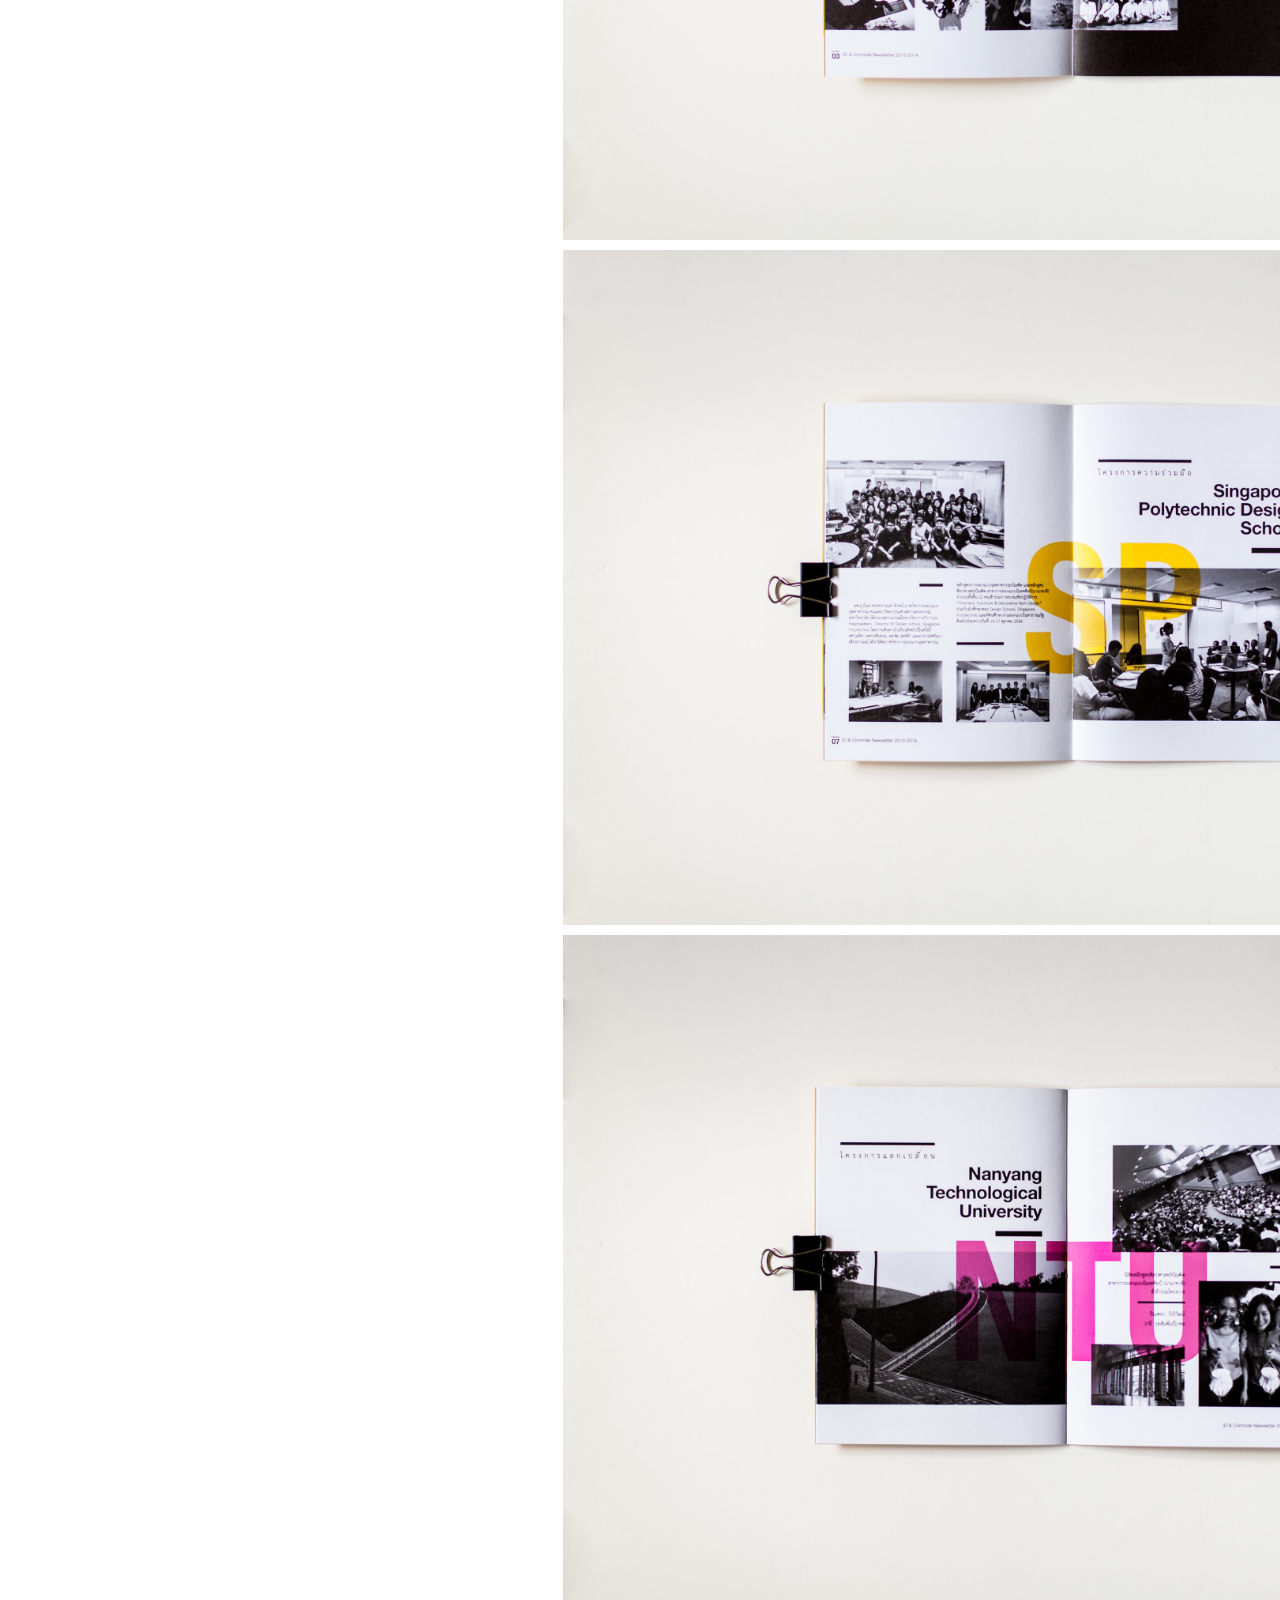
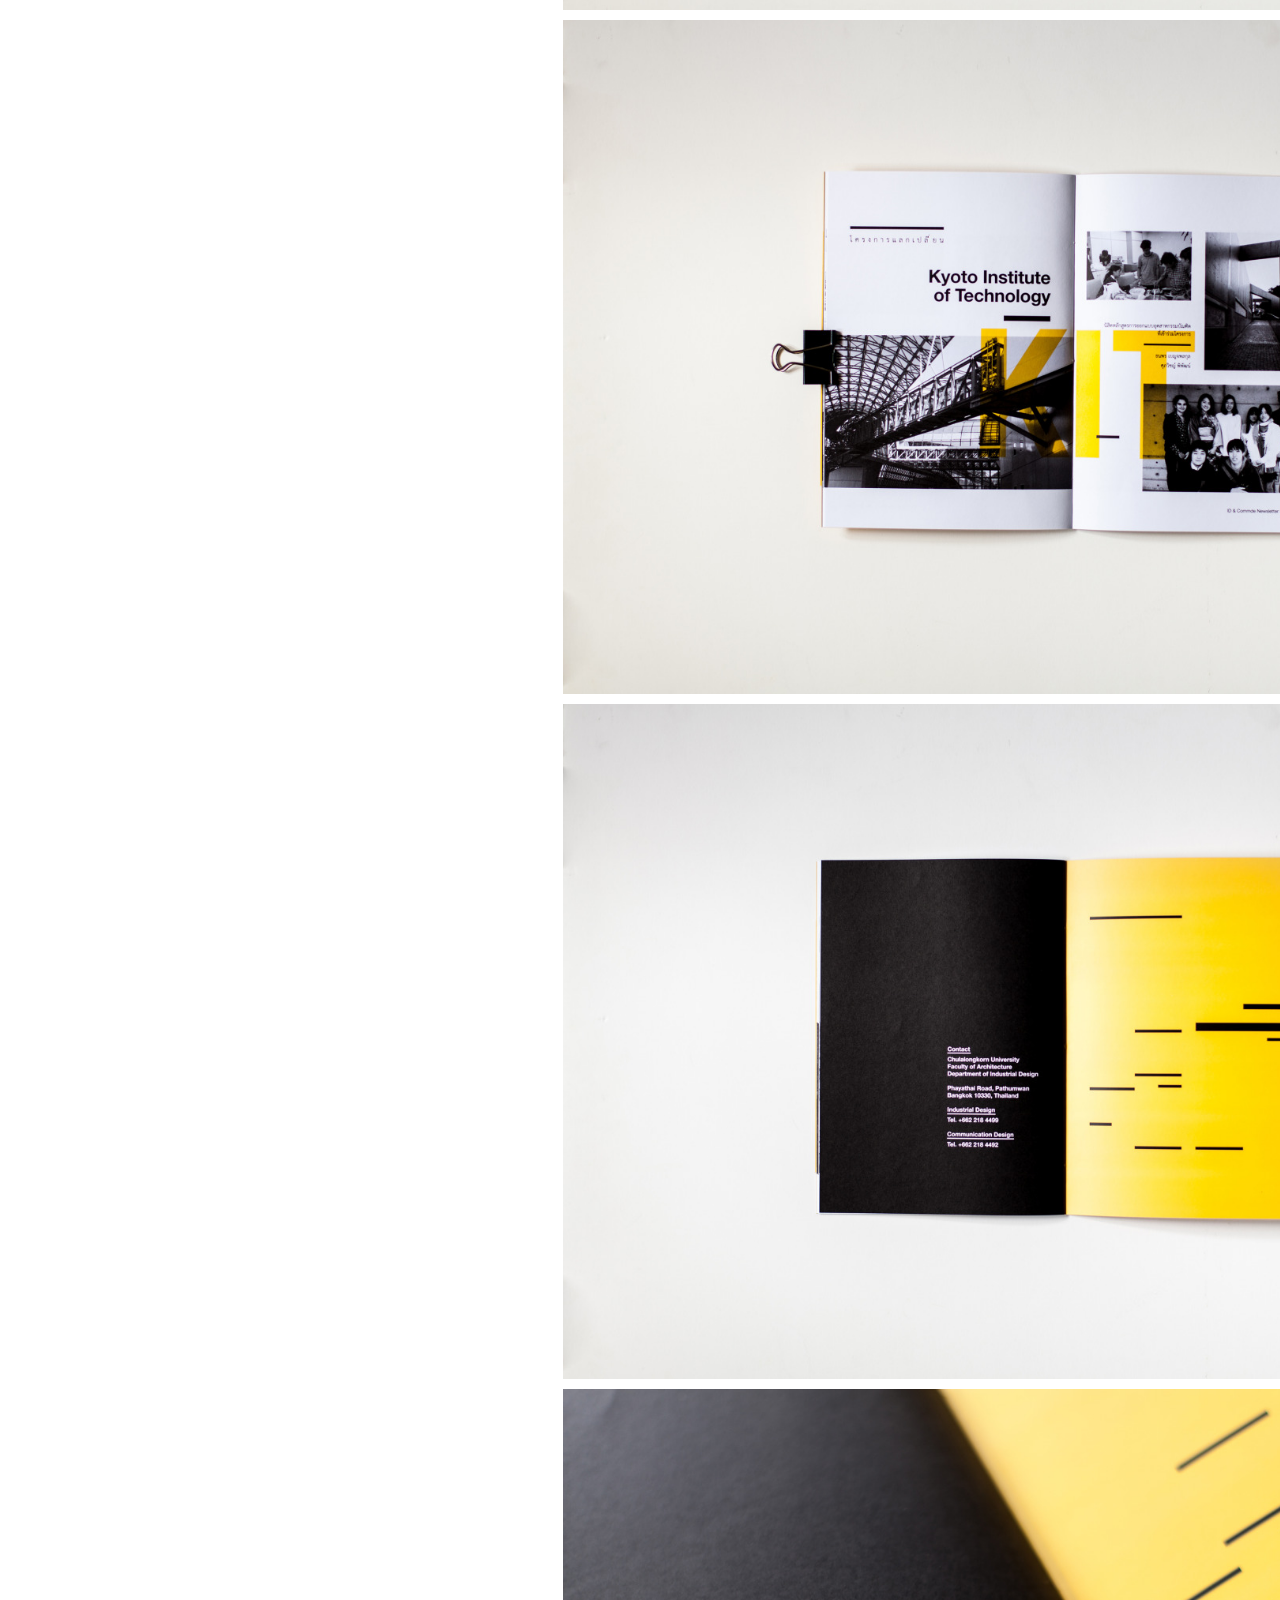
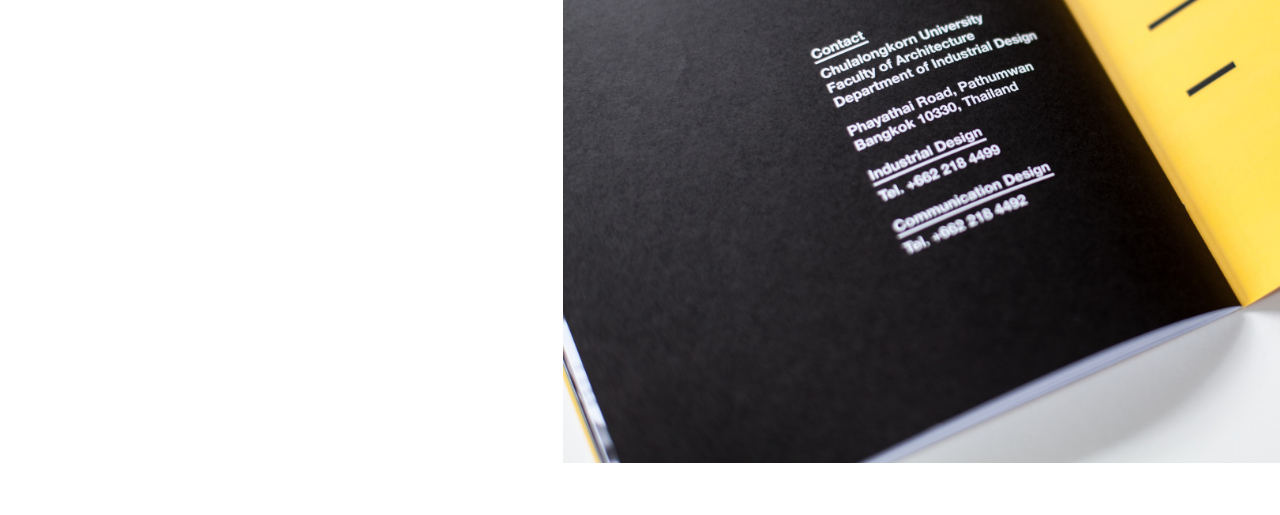
<file: GraphicDesign-id-commde-newsletter.html>
<!doctype html>
<html xlmns="http://www.w3.org/1999/xhtml" xml:lang="en" lang="en">
<head>
  <meta charset="utf-8">
  <meta name="viewport" content="width=device-width, initial-scale=1">
  <link rel="stylesheet" type="text/css" href="stylesheet.css">
  <title>Rawiruj Suradin</title>
</head>

<body>
  <div id="nav-name">
    <a href="index.html"><h1 id="name">Rawiruj Suradin</h1></a>
    <br>
    <div id="div-food">
      <a href="GraphicDesign-Fendi.html"><h2 class="sub-head">FENDI CASA</h2></a>
      <a href="GraphicDesign-Ghost.html"><h2 class="sub-head">Ghost:2561</h2></a>
      <a href="GraphicDesign-R-Airline.html"><h2 class="sub-head">R-Airline</h2></a>
      <a href="GraphicDesign-id-commde-newsletter.html"><h2 class="sub-head" id="visited">ID CommDe Newsletter</h2></a>
      <a href="GraphicDesign-FICO.html"><h2 class="sub-head">FICO</h2></a>
      <a href="GraphicDesign-Yunomori.html"><h2 class="sub-head">Yunomori</h2></a>
      <!--<a href="GraphicDesign-Novatec.html"><h2 class="sub-head">Novatec</h2></a>-->
      <a href="GraphicDesign-FavForward.html"><h2 class="sub-head">FavForward</h2></a>
      <!--<a href="GraphicDesign-Waterford.html"><h2 class="sub-head">Waterford</h2></a>-->
      <!--<a href="GraphicDesign-Pruksa.html"><h2 class="sub-head">Pruksa</h2></a>-->
      <!--<a href="GraphicDesign-Deezer.html"><h2 class="sub-head">Dtac Deezer</h2></a>-->
      <a href="GraphicDesign-Fonts.html"><h2 class="sub-head">Fonts</h2></a>
      <a href="GraphicDesign-Ellemen.html"><h2 class="sub-head">Ellemen Illustration</h2></a>
      <a href="GraphicDesign-SnailWhite.html"><h2 class="sub-head">SnailWhite</h2></a>
      <a href="GraphicDesign-Logo.html"><h2 class="sub-head">Logos</h2></a>
      <a href="GraphicDesign-Paragon.html"><h2 class="sub-head">Paragon Installation</h2></a>
    </div>
  </div>
  <div id="nav-head">
    <a href="GraphicDesign.html" id="visited"><h2>Graphic Design</h2></a>
  </div>

  <div id="photo">
      <img src="Graphic-Design/id-commde-01.jpg" width="800" onclick="toggle(this)" class"hand">
      <img src="Graphic-Design/id-commde-02.jpg" width="800" onclick="toggle(this)" class"hand">
      <img src="Graphic-Design/id-commde-03.jpg" width="800" onclick="toggle(this)" class"hand">
      <img src="Graphic-Design/id-commde-04.jpg" width="800" onclick="toggle(this)" class"hand">
      <img src="Graphic-Design/id-commde-05.jpg" width="800" onclick="toggle(this)" class"hand">
      <img src="Graphic-Design/id-commde-06.jpg" width="800" onclick="toggle(this)" class"hand">
      <img src="Graphic-Design/id-commde-07.jpg" width="800" onclick="toggle(this)" class"hand">
      <img src="Graphic-Design/id-commde-08.jpg" width="800" onclick="toggle(this)" class"hand">
      <img src="Graphic-Design/id-commde-09.jpg" width="800" onclick="toggle(this)" class"hand">
      <img src="Graphic-Design/id-commde-10.jpg" width="800" onclick="toggle(this)" class"hand">
    </div>

  </body>
  </html>
</file>
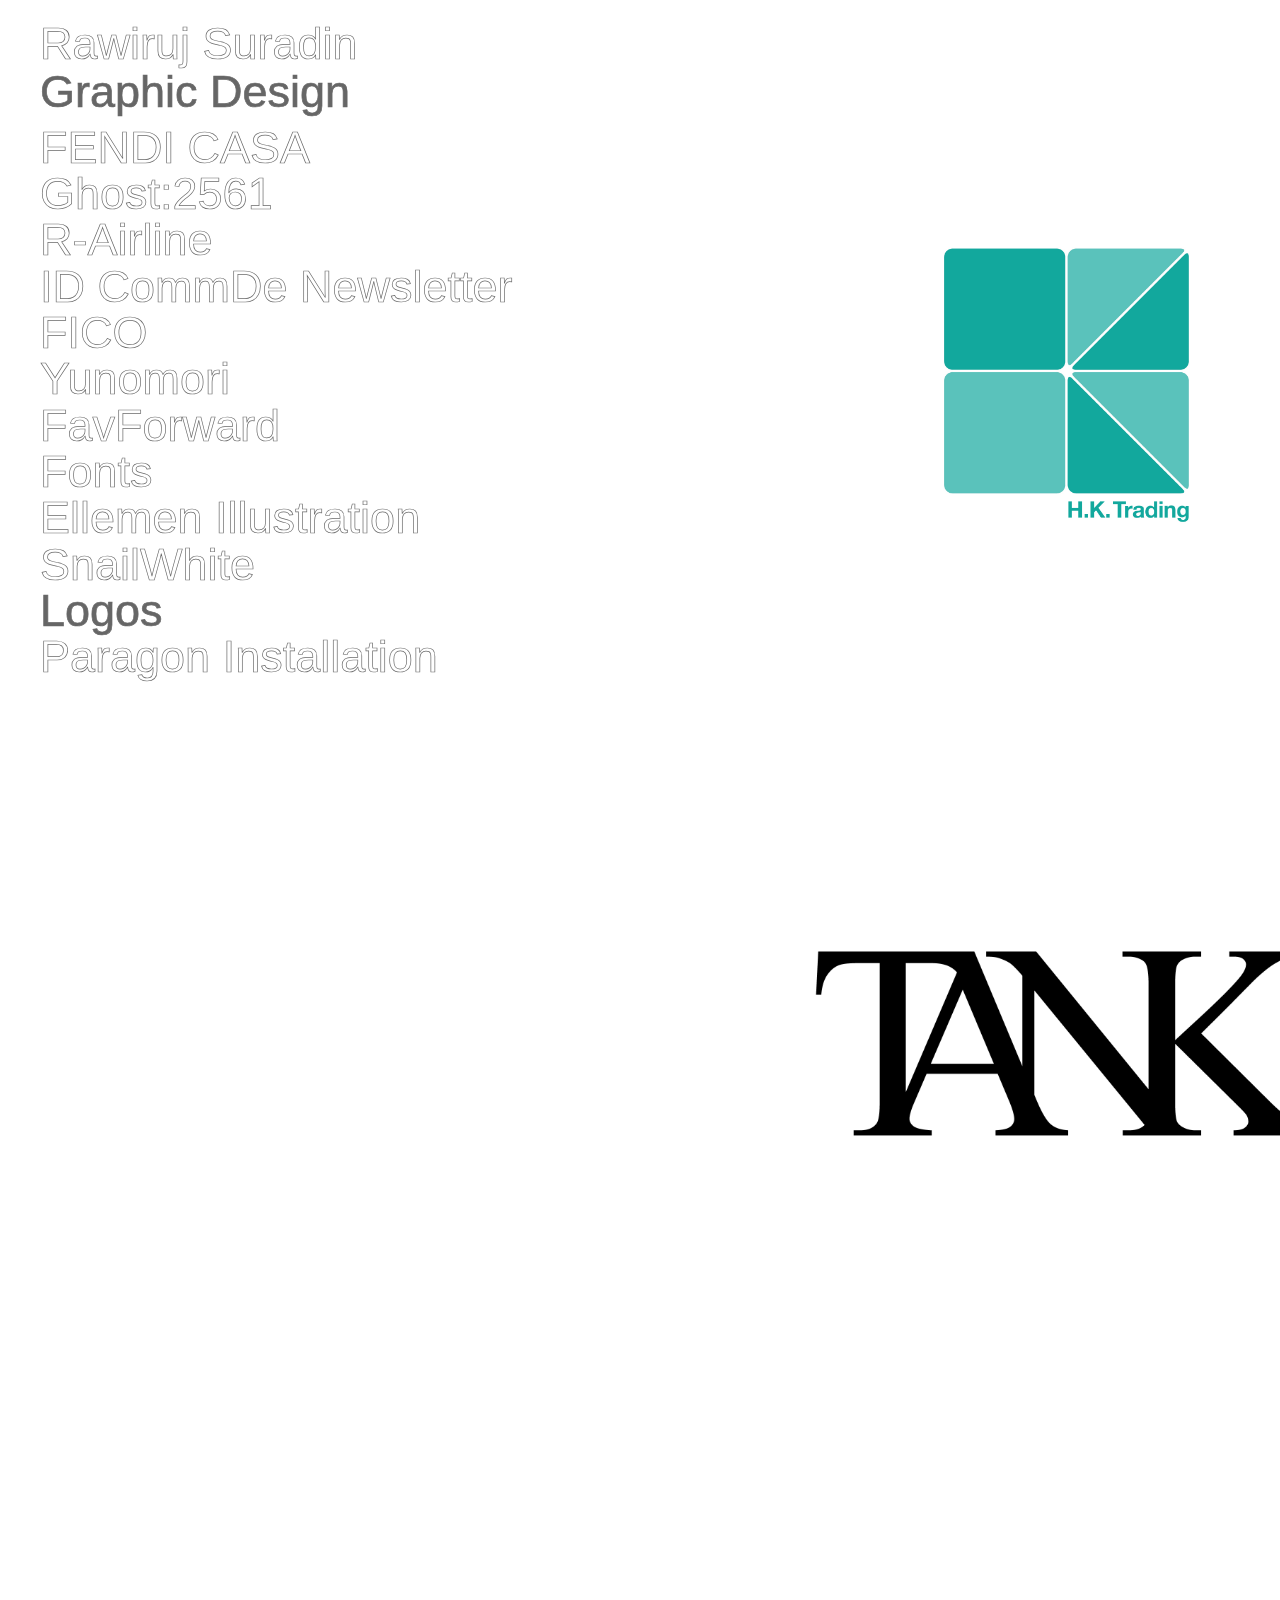
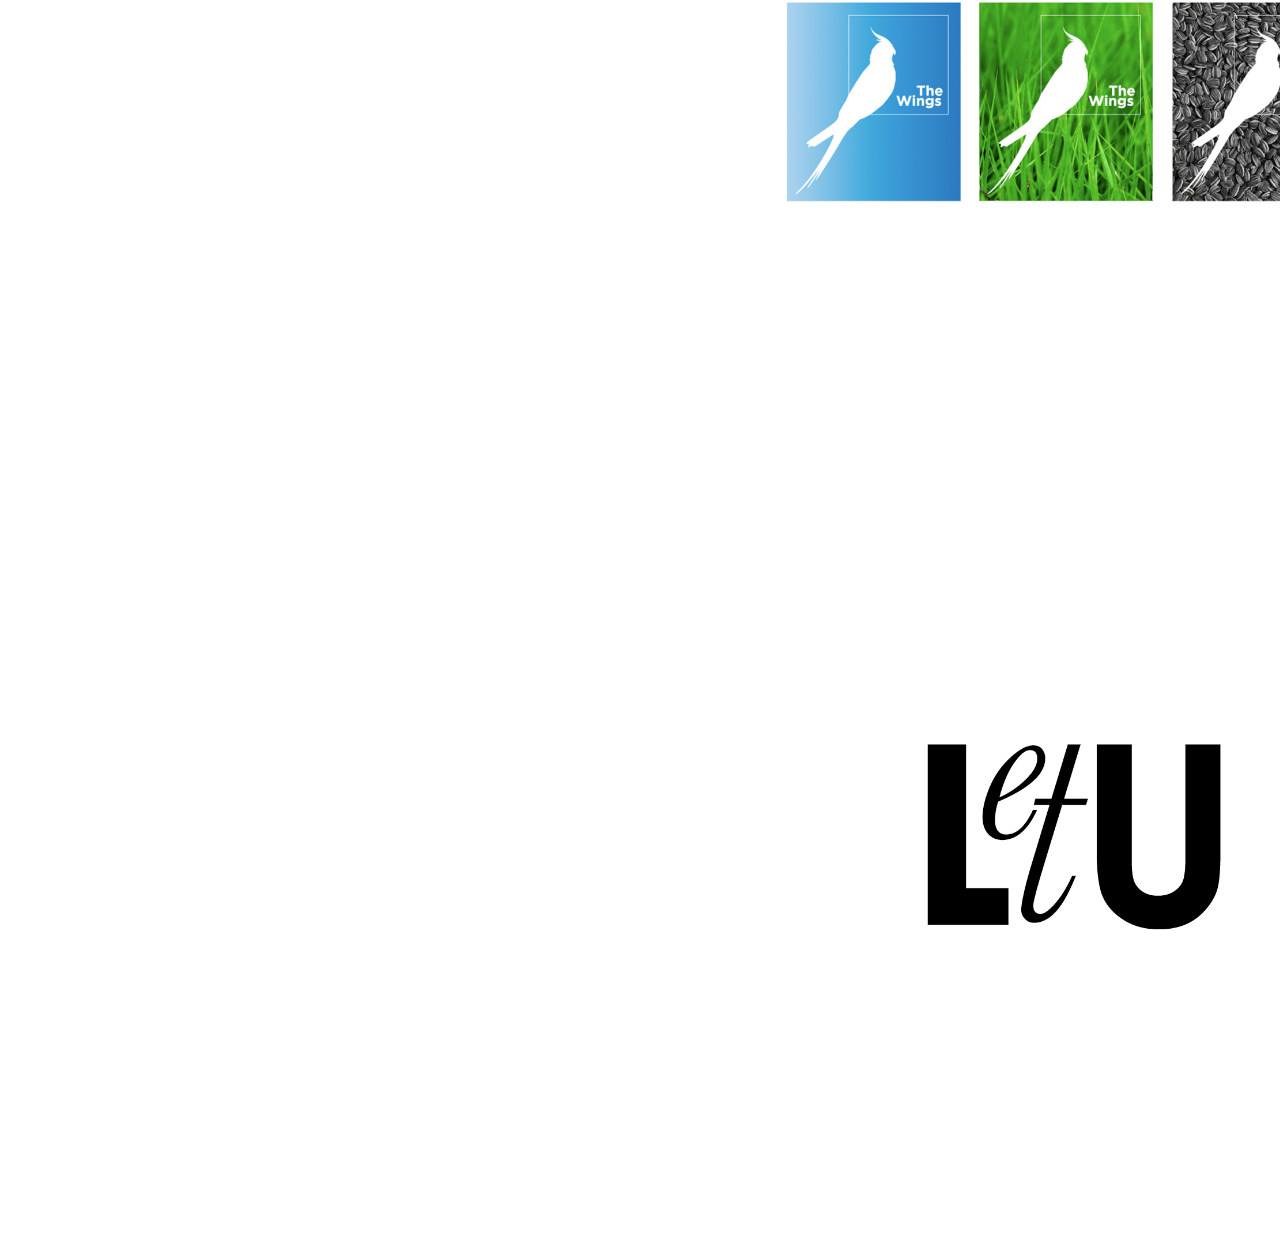
<file: GraphicDesign-Logo.html>
<!doctype html>
<html xlmns="http://www.w3.org/1999/xhtml" xml:lang="en" lang="en">
<head>
  <meta charset="utf-8">
  <meta name="viewport" content="width=device-width, initial-scale=1">
  <link rel="stylesheet" type="text/css" href="stylesheet.css">
  <title>Rawiruj Suradin</title>
</head>

<body>
  <div id="nav-name">
    <a href="main.html"><h1 id="name">Rawiruj Suradin</h1></a>
    <br>
    <div id="div-food">
      <a href="GraphicDesign-Fendi.html"><h2 class="sub-head">FENDI CASA</h2></a>
      <a href="GraphicDesign-Ghost.html"><h2 class="sub-head">Ghost:2561</h2></a>
      <a href="GraphicDesign-R-Airline.html"><h2 class="sub-head">R-Airline</h2></a>
      <a href="GraphicDesign-id-commde-newsletter.html"><h2 class="sub-head">ID CommDe Newsletter</h2></a>
      <a href="GraphicDesign-FICO.html"><h2 class="sub-head">FICO</h2></a>
      <a href="GraphicDesign-Yunomori.html"><h2 class="sub-head">Yunomori</h2></a>
      <!--<a href="GraphicDesign-Novatec.html"><h2 class="sub-head">Novatec</h2></a>-->
      <a href="GraphicDesign-FavForward.html"><h2 class="sub-head">FavForward</h2></a>
      <!--<a href="GraphicDesign-Waterford.html"><h2 class="sub-head">Waterford</h2></a>-->
      <!--<a href="GraphicDesign-Pruksa.html"><h2 class="sub-head">Pruksa</h2></a>-->
      <!--<a href="GraphicDesign-Deezer.html"><h2 class="sub-head">Dtac Deezer</h2></a>-->
      <a href="GraphicDesign-Fonts.html"><h2 class="sub-head">Fonts</h2></a>
      <a href="GraphicDesign-Ellemen.html"><h2 class="sub-head">Ellemen Illustration</h2></a>
      <a href="GraphicDesign-SnailWhite.html"><h2 class="sub-head">SnailWhite</h2></a>
      <a href="GraphicDesign-Logo.html"><h2 class="sub-head" id="visited">Logos</h2></a>
      <a href="GraphicDesign-Paragon.html"><h2 class="sub-head">Paragon Installation</h2></a>
    </div>
  </div>
  <div id="nav-head">
    <a href="GraphicDesign.html" id="visited"><h2>Graphic Design</h2></a>
  </div>

  <div id="photo">
      <img src="Graphic-Design/HK Trading.jpg" width="800" onclick="toggle(this)" class"hand">
      <br>
      <img src="Graphic-Design/Tank-Logo.png" width="800" onclick="toggle(this)" class"hand">
      <br>
      <img src="Graphic-Design/Wing.jpg" width="800" onclick="toggle(this)" class"hand">
      <br>
      <img src="Graphic-Design/LetU.jpg" width="800" onclick="toggle(this)" class"hand">
    </div>

  </body>
  </html>
</file>
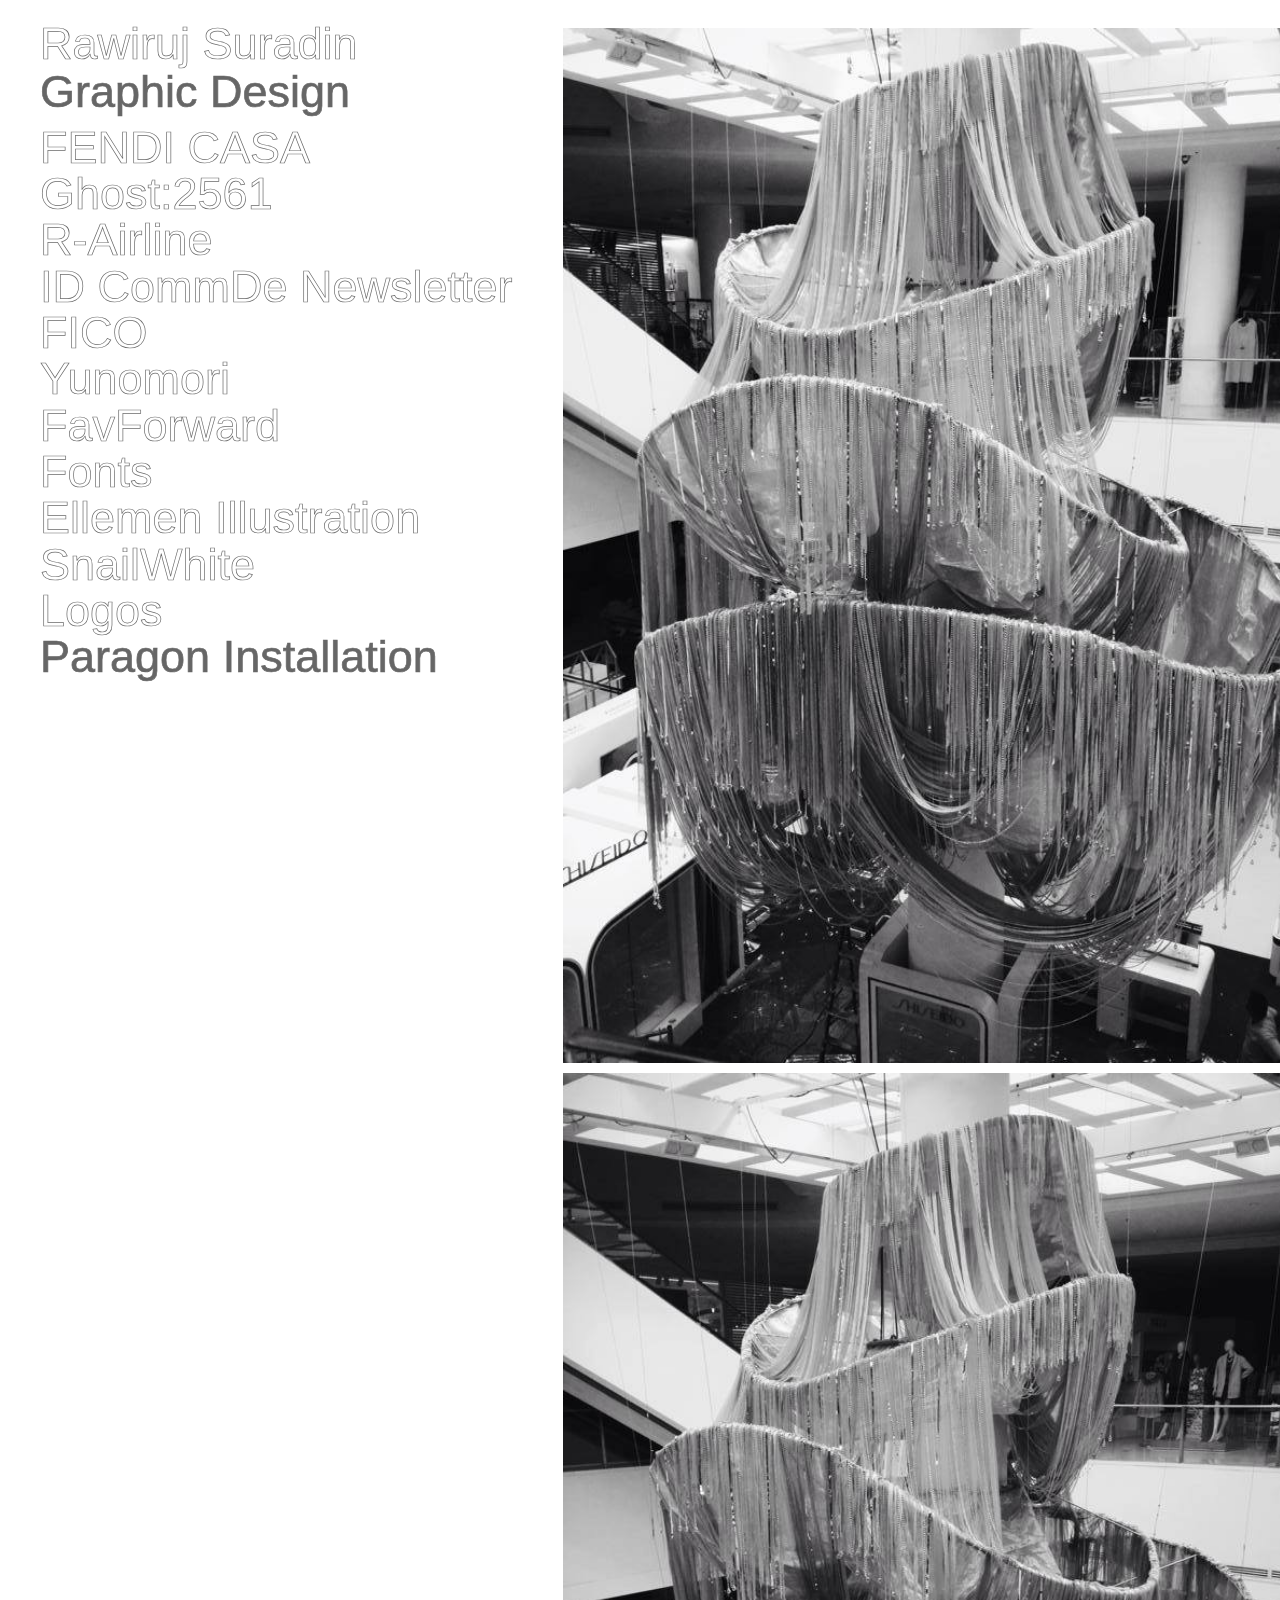
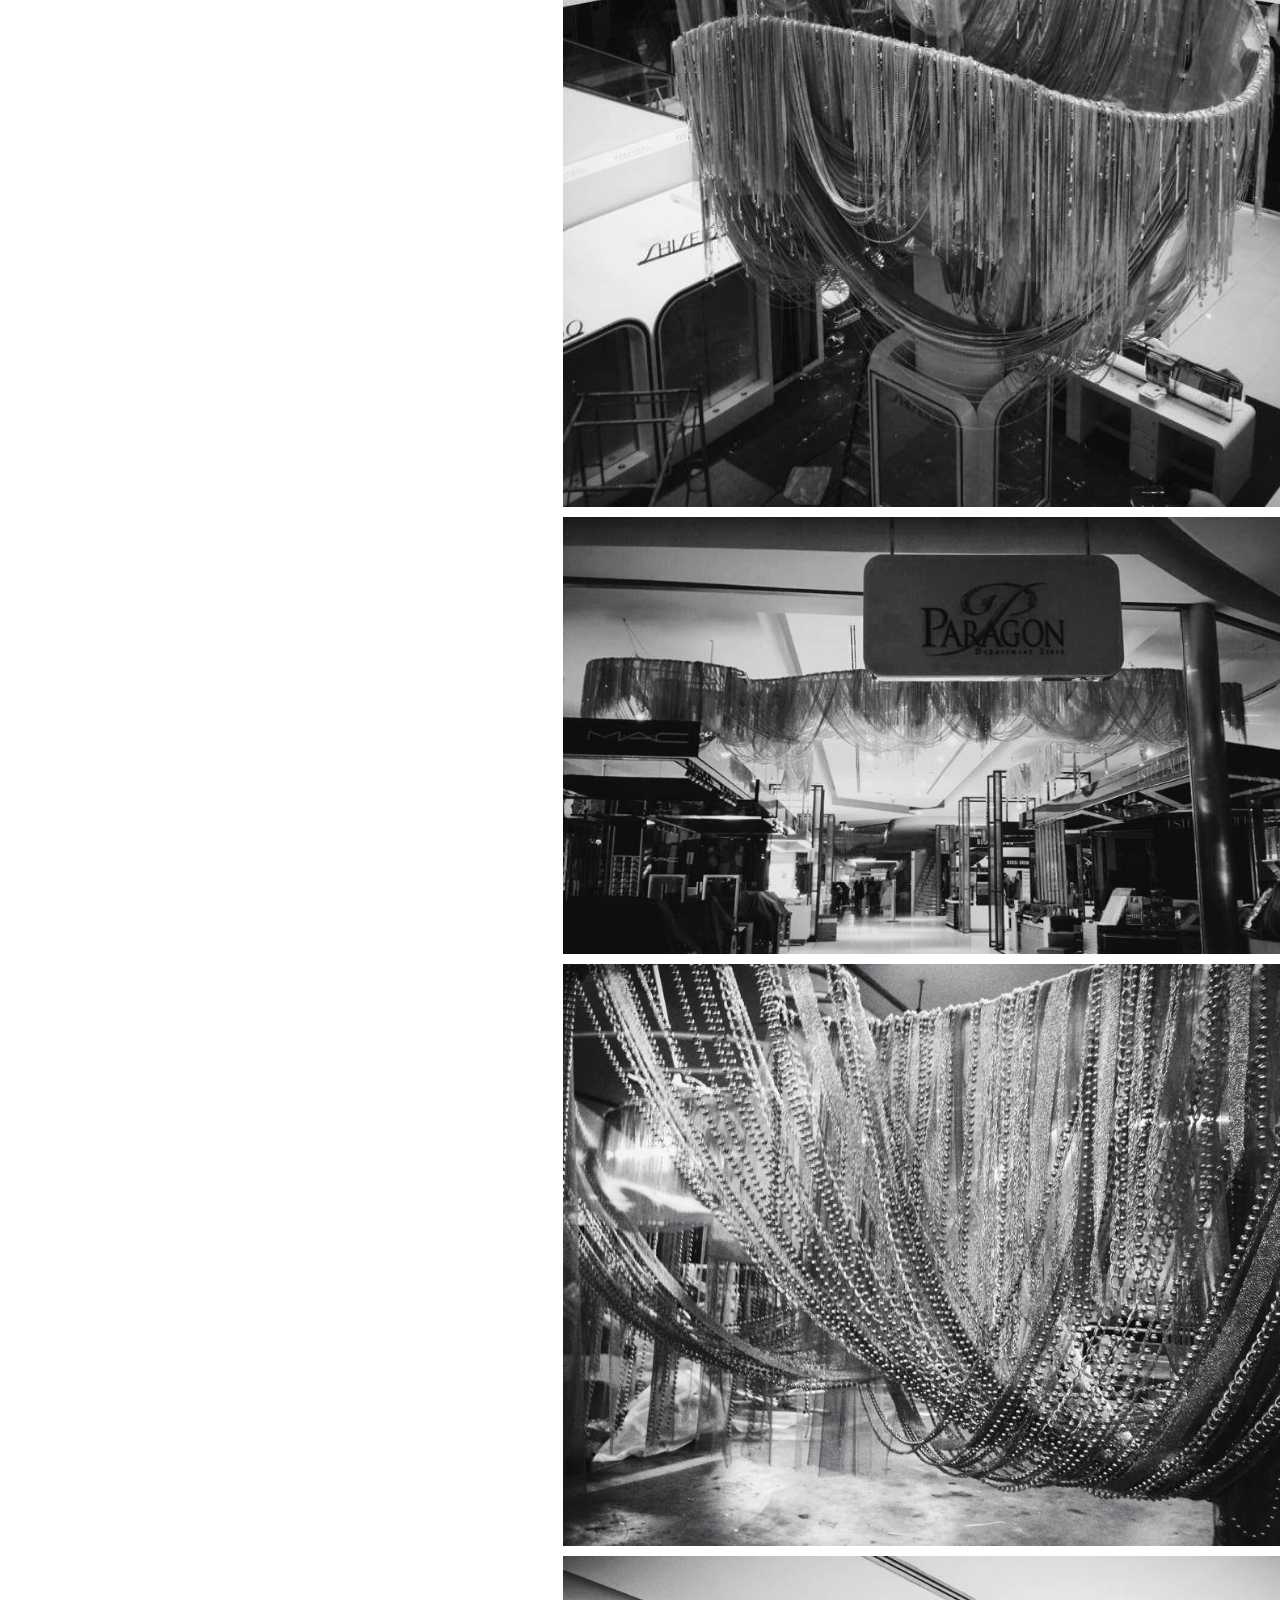
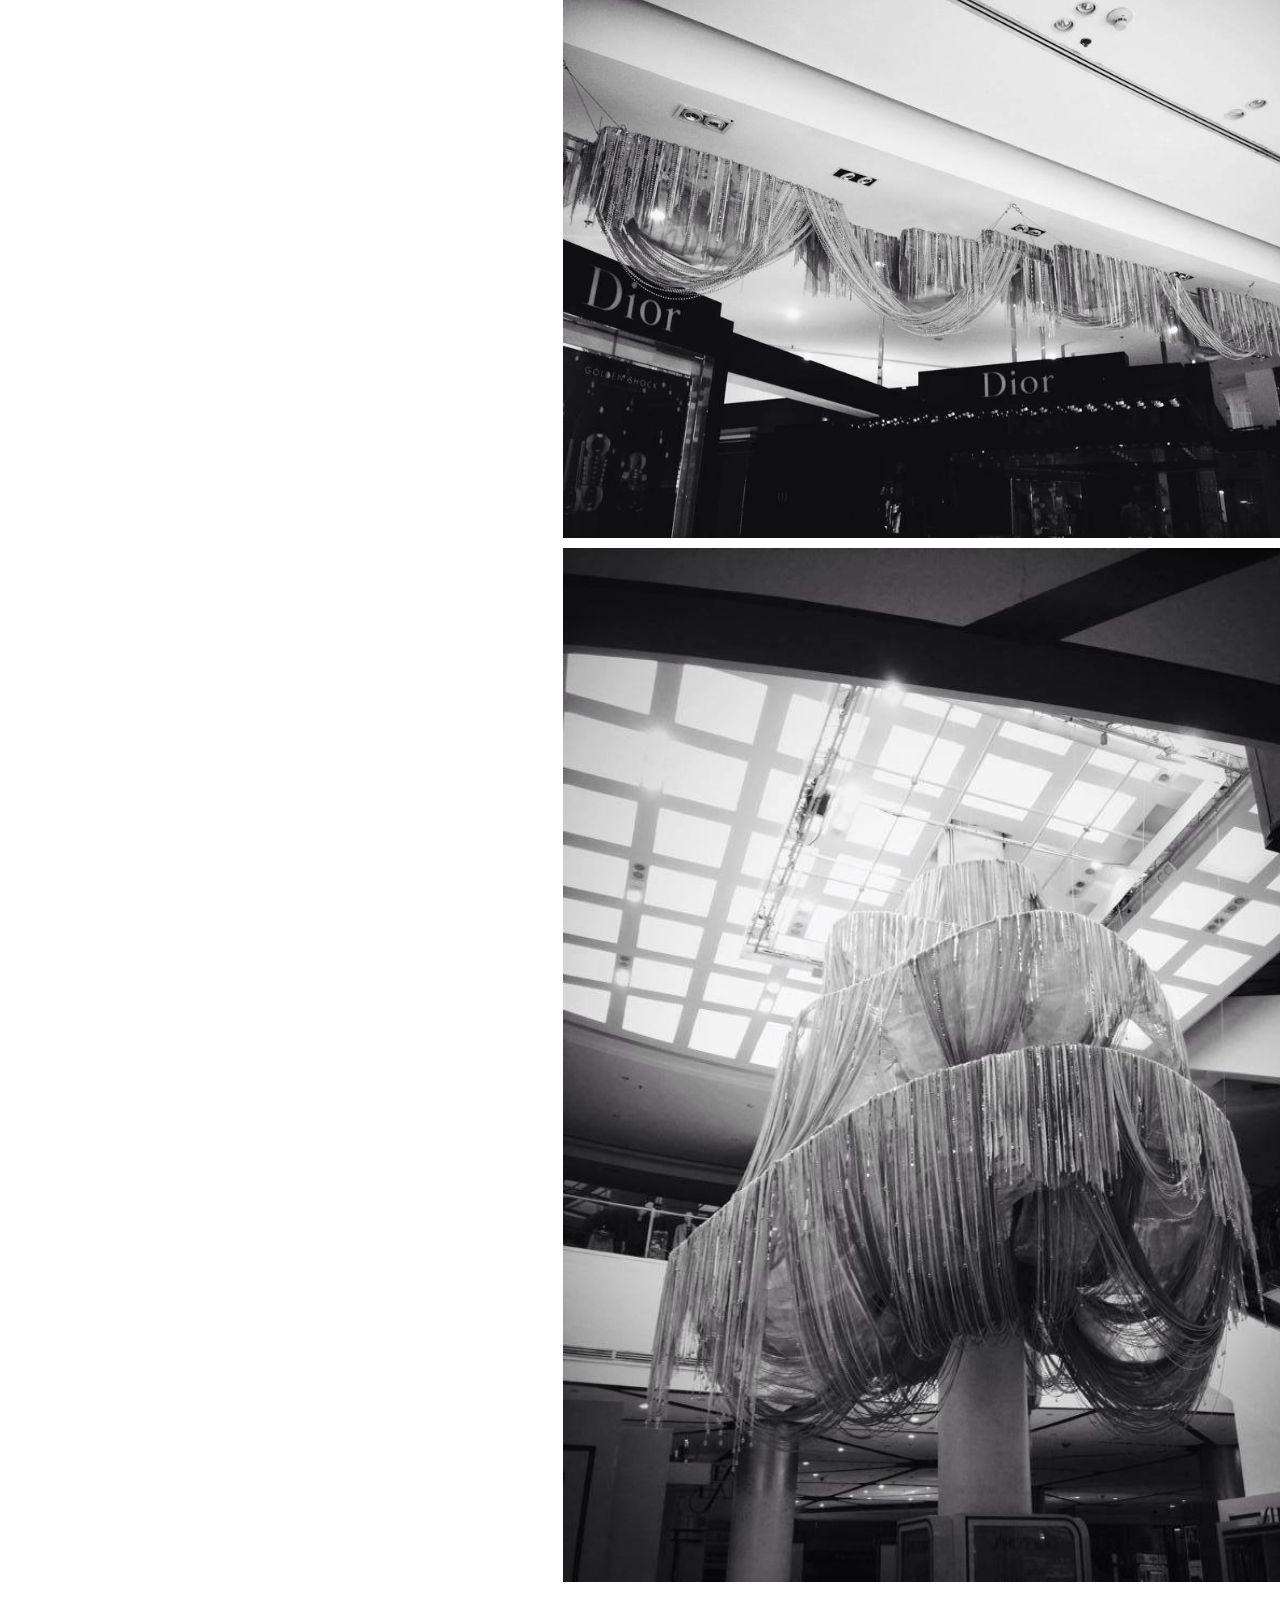
<file: GraphicDesign-Paragon.html>
<!doctype html>
<html xlmns="http://www.w3.org/1999/xhtml" xml:lang="en" lang="en">
<head>
  <meta charset="utf-8">
  <meta name="viewport" content="width=device-width, initial-scale=1">
  <link rel="stylesheet" type="text/css" href="stylesheet.css">
  <title>Rawiruj Suradin</title>
</head>

<body>
  <div id="nav-name">
    <a href="main.html"><h1 id="name">Rawiruj Suradin</h1></a>
    <br>
    <div id="div-food">
      <a href="GraphicDesign-Fendi.html"><h2 class="sub-head">FENDI CASA</h2></a>
      <a href="GraphicDesign-Ghost.html"><h2 class="sub-head">Ghost:2561</h2></a>
      <a href="GraphicDesign-R-Airline.html"><h2 class="sub-head">R-Airline</h2></a>
      <a href="GraphicDesign-id-commde-newsletter.html"><h2 class="sub-head">ID CommDe Newsletter</h2></a>
      <a href="GraphicDesign-FICO.html"><h2 class="sub-head">FICO</h2></a>
      <a href="GraphicDesign-Yunomori.html"><h2 class="sub-head">Yunomori</h2></a>
      <!--<a href="GraphicDesign-Novatec.html"><h2 class="sub-head">Novatec</h2></a>-->
      <a href="GraphicDesign-FavForward.html"><h2 class="sub-head">FavForward</h2></a>
      <!--<a href="GraphicDesign-Waterford.html"><h2 class="sub-head">Waterford</h2></a>-->
      <!--<a href="GraphicDesign-Pruksa.html"><h2 class="sub-head">Pruksa</h2></a>-->
      <!--<a href="GraphicDesign-Deezer.html"><h2 class="sub-head">Dtac Deezer</h2></a>-->
      <a href="GraphicDesign-Fonts.html"><h2 class="sub-head">Fonts</h2></a>
      <a href="GraphicDesign-Ellemen.html"><h2 class="sub-head">Ellemen Illustration</h2></a>
      <a href="GraphicDesign-SnailWhite.html"><h2 class="sub-head">SnailWhite</h2></a>
      <a href="GraphicDesign-Logo.html"><h2 class="sub-head">Logos</h2></a>
      <a href="GraphicDesign-Paragon.html"><h2 class="sub-head" id="visited">Paragon Installation</h2></a>
    </div>
  </div>
  <div id="nav-head">
    <a href="GraphicDesign.html" id="visited"><h2>Graphic Design</h2></a>
  </div>

  <div id="photo">
      <img src="Graphic-Design/Paragon-01.jpg" width="500" onclick="toggle(this)" class"hand">
      <img src="Graphic-Design/Paragon-02.jpg" width="500" onclick="toggle(this)" class"hand">
      <img src="Graphic-Design/Paragon-03.jpg" width="500" onclick="toggle(this)" class"hand">
      <img src="Graphic-Design/Paragon-04.jpg" width="500" onclick="toggle(this)" class"hand">
      <img src="Graphic-Design/Paragon-05.jpg" width="500" onclick="toggle(this)" class"hand">
      <img src="Graphic-Design/Paragon-06.jpg" width="500" onclick="toggle(this)" class"hand">

    </div>

  </body>
  </html>
</file>
<file: stylesheet.css>
a {
  color: white;
}

a:link {
  text-decoration: none;
  color: white;
}

a:visited {
  text-decoration: none;
  color: white;
}

a:hover {
  text-decoration: none;
  color: black;
}

body {
  white-space: nowrap;
  overflow: auto;
}

h1 {
  font-family: Helvetica, Arial, sans-serif;
  font-size: 45px;
  font-weight: normal;
  line-height: 0.2;
  opacity: 0.6;
  -webkit-text-stroke: 0.7px black;
}

h2 {
  font-family: Helvetica, Arial, sans-serif;
  font-size: 45px;
  font-weight: normal;
  line-height: 0.2;
  opacity: 0.6;
  -webkit-text-stroke: 0.7px black;
}

h3 {
  font-family: Helvetica, Arial, sans-serif;
  font-size: 45px;
  font-weight: normal;
  line-height: 0.2;
  opacity: 0.6;
  -webkit-text-stroke: 0.7px black;
}

html {
  margin-bottom: 50px;
}

@media screen and (max-width: 1350px) {
  #nav-head {
    float: none;
    left: 40px;
    top: 50px;
    width: 100%;
  }
  #photo {
    left: 40px;
  }
  #photo img {
  width: 80%;
  }
}

.hand {
  cursor: pointer;
}

.drop-shadow {
  box-shadow: 10px 10px 10px 0 rgba(0, 0, 0, 0.2);
}

#div-food {
  white-space: nowrap;
}

#div-food > a {
  display: block;
}

#div-food a:hover {
  color: black;
}

#name {
  line-height: 0.6;
}

#nav-head {
  //background-color: red;
  clear: both;
  display: inline-block;
  float: left;
  right: 40px;
  position: fixed;
  //top: 0;
  z-index: 100;
}

#nav-name {
  //background-color: red;
  clear: both;
  display: inline-block;
  float: left;
  left: 40px;
  position: fixed;
  top: 0;
  z-index: 100;
}

#photo {
  display: inline-block;
  left: 550px;
  position: relative;
  top: 15px;
  z-index: 99;
}

#photo img {
  cursor: pointer;
  display: block;
  padding: 5px;
  //width: 500;
}

#photo video {
  display: block;
  padding: 5px;
  //width: 500;
}

#visited {
  color: black;
}
</file>
